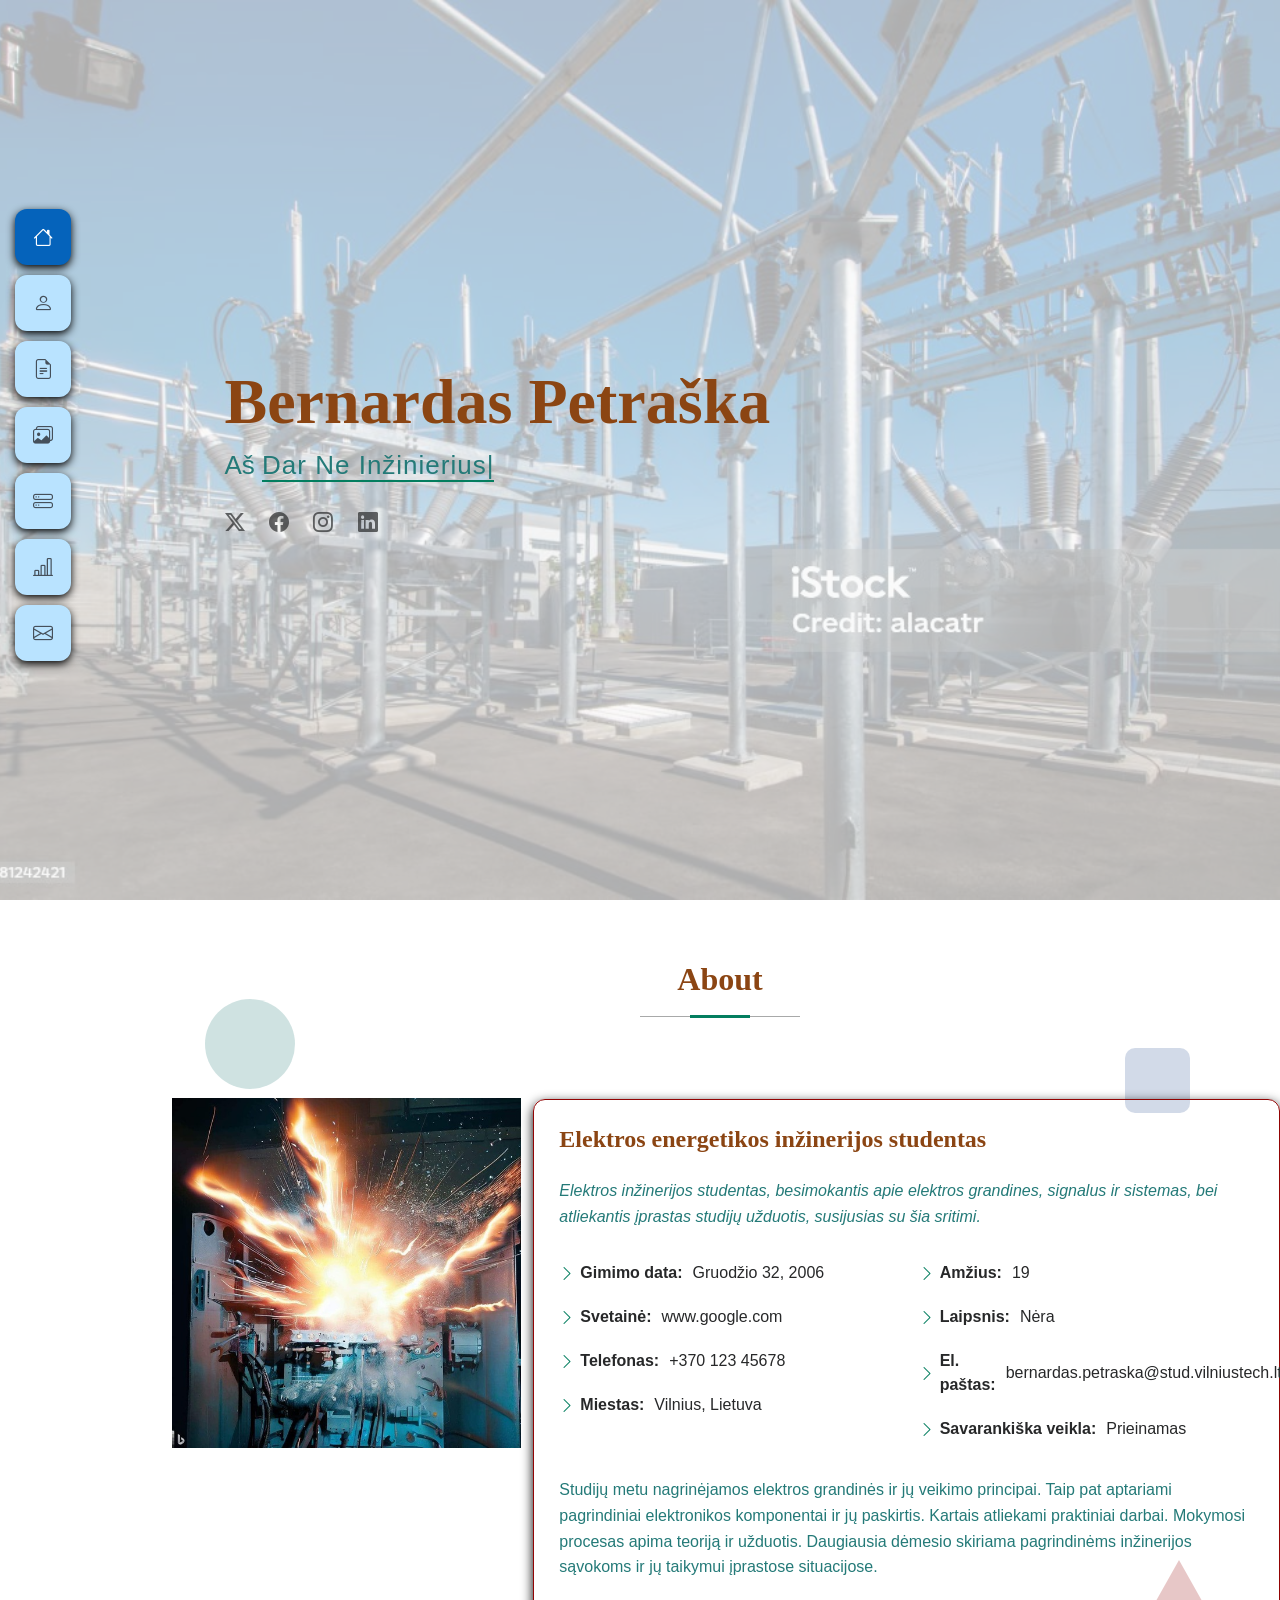
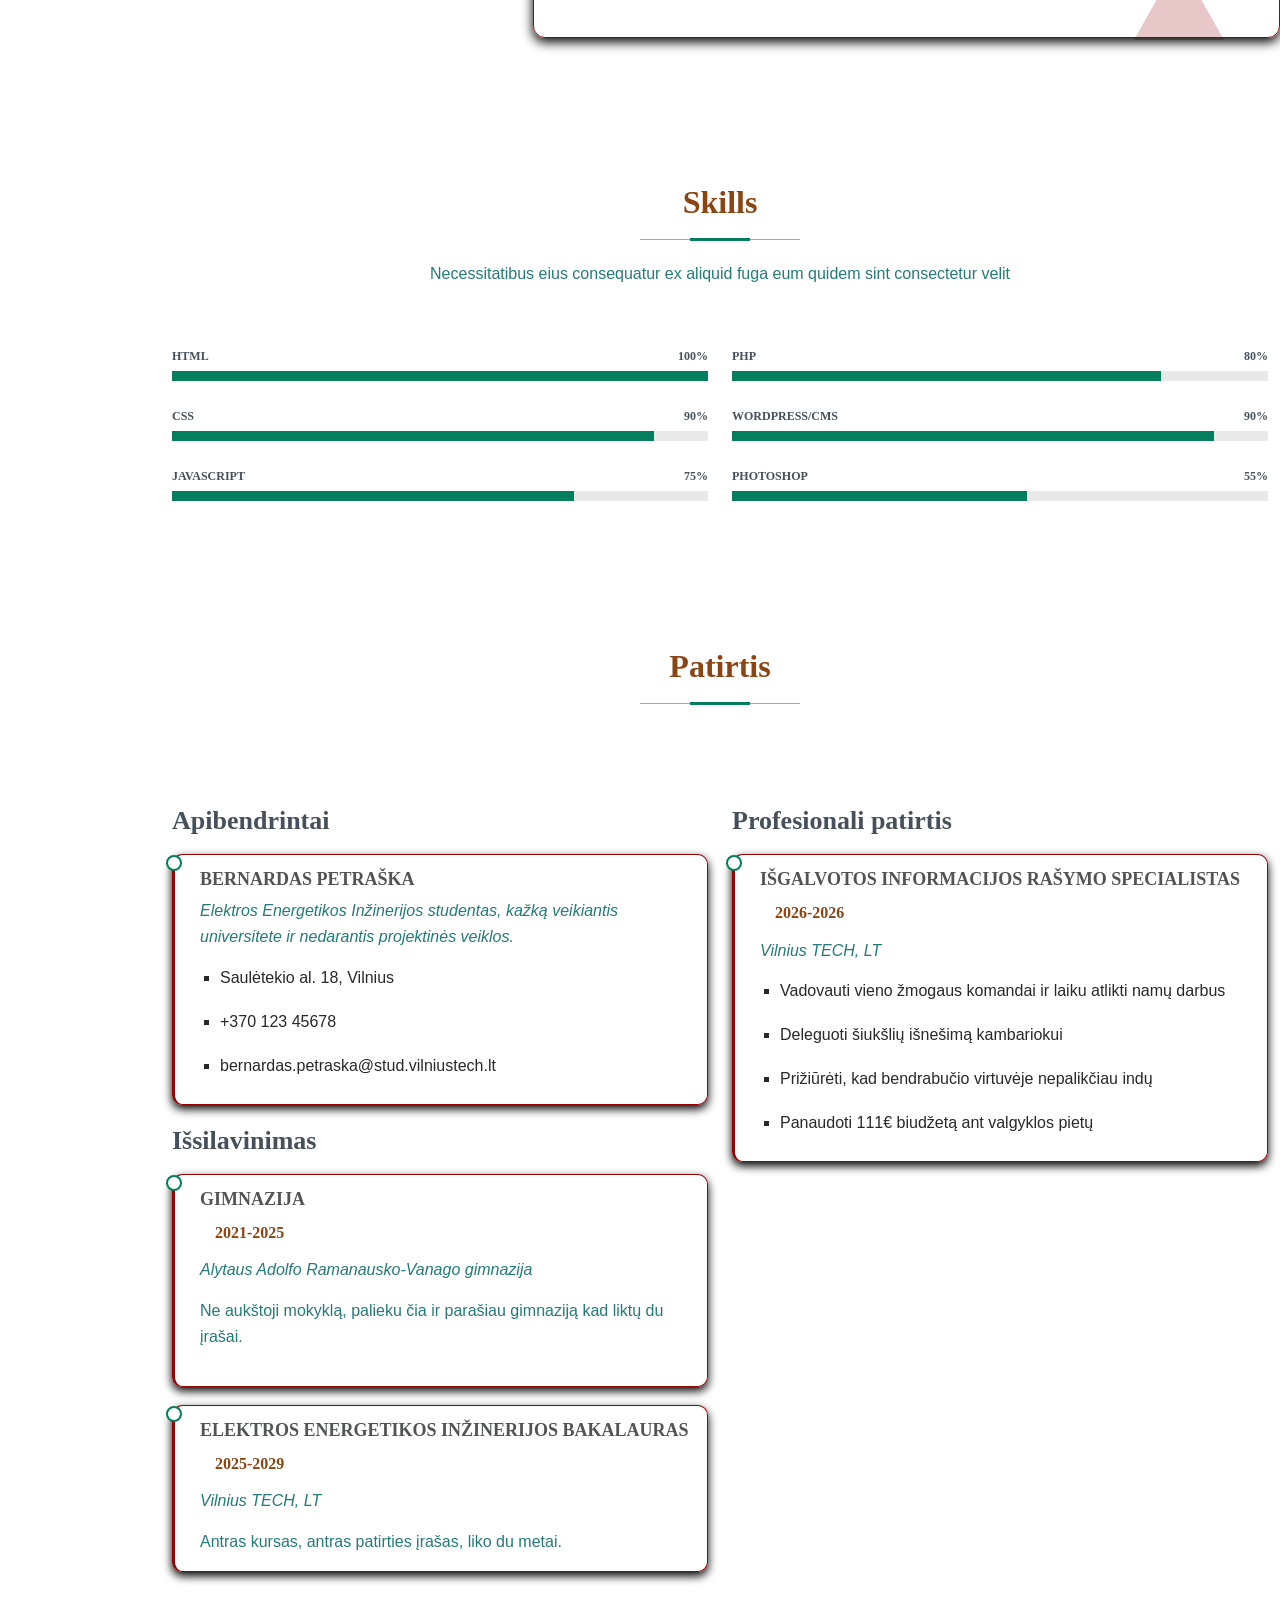
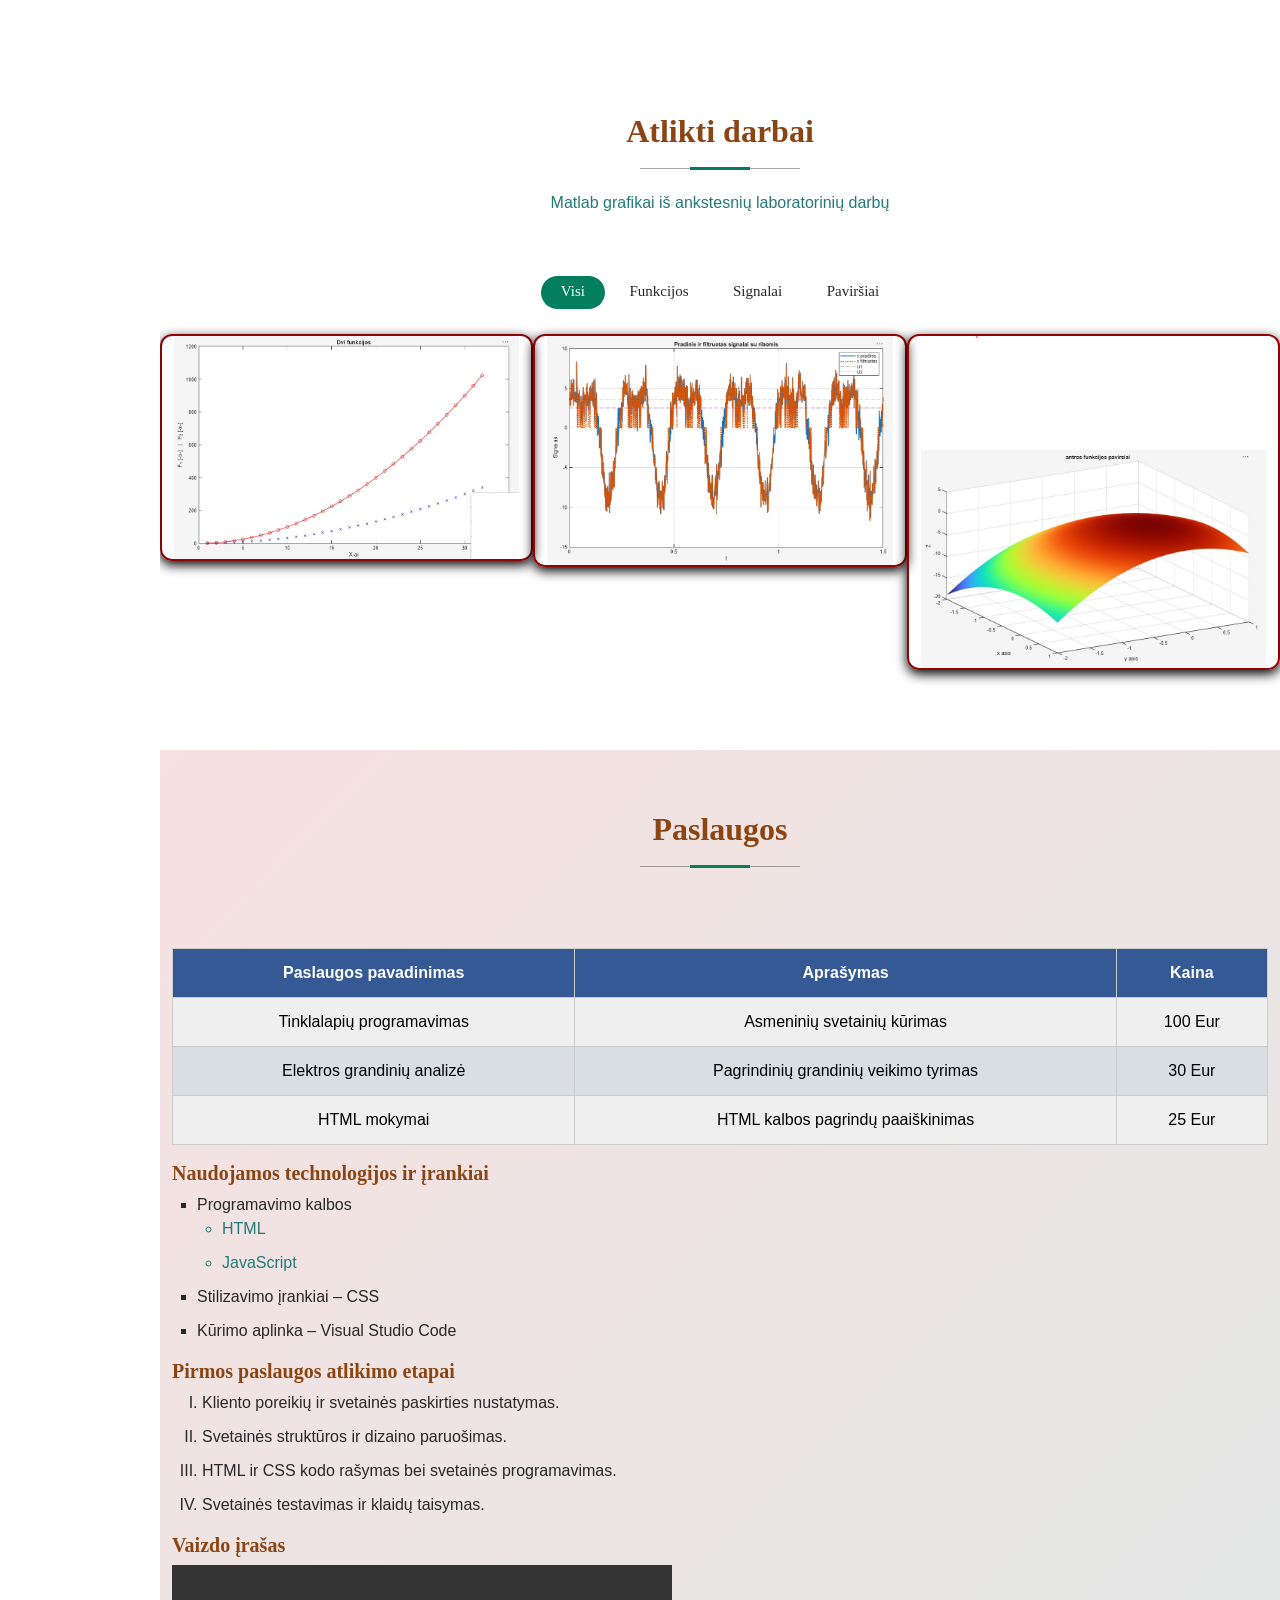
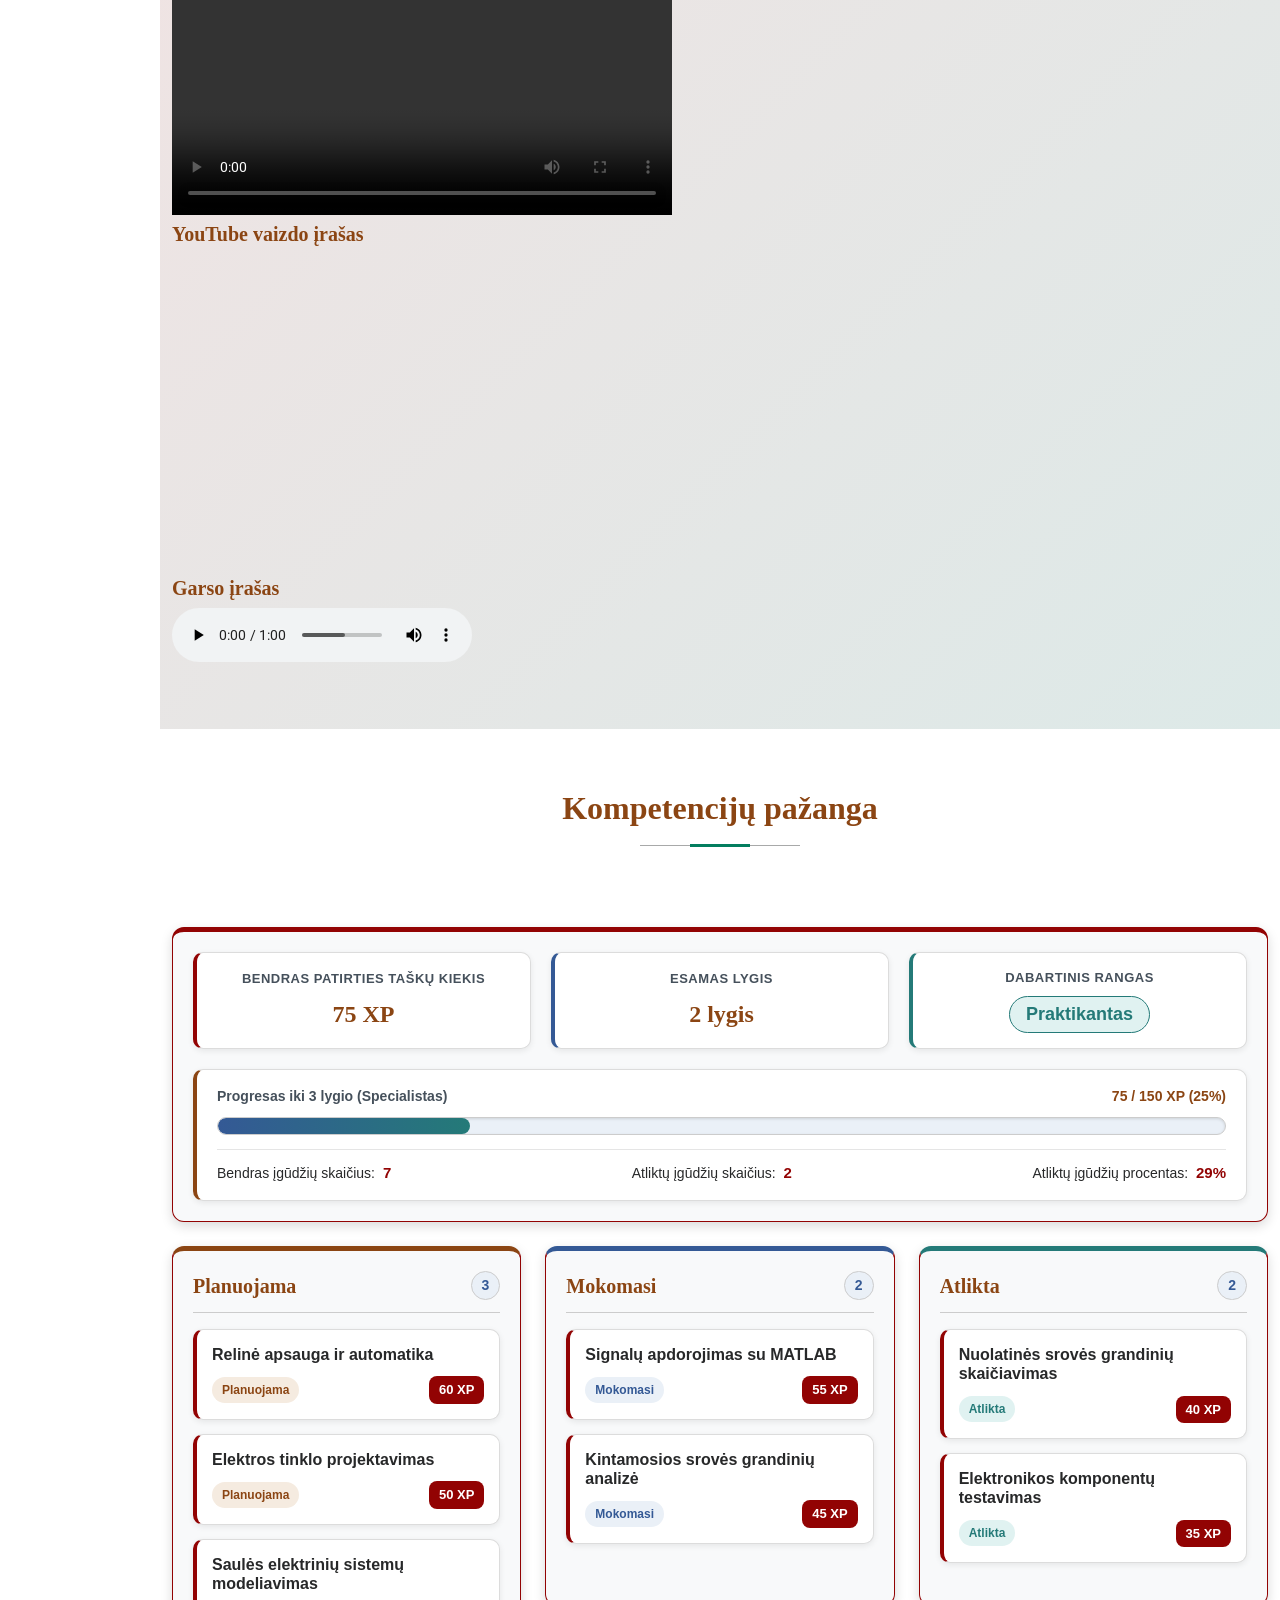
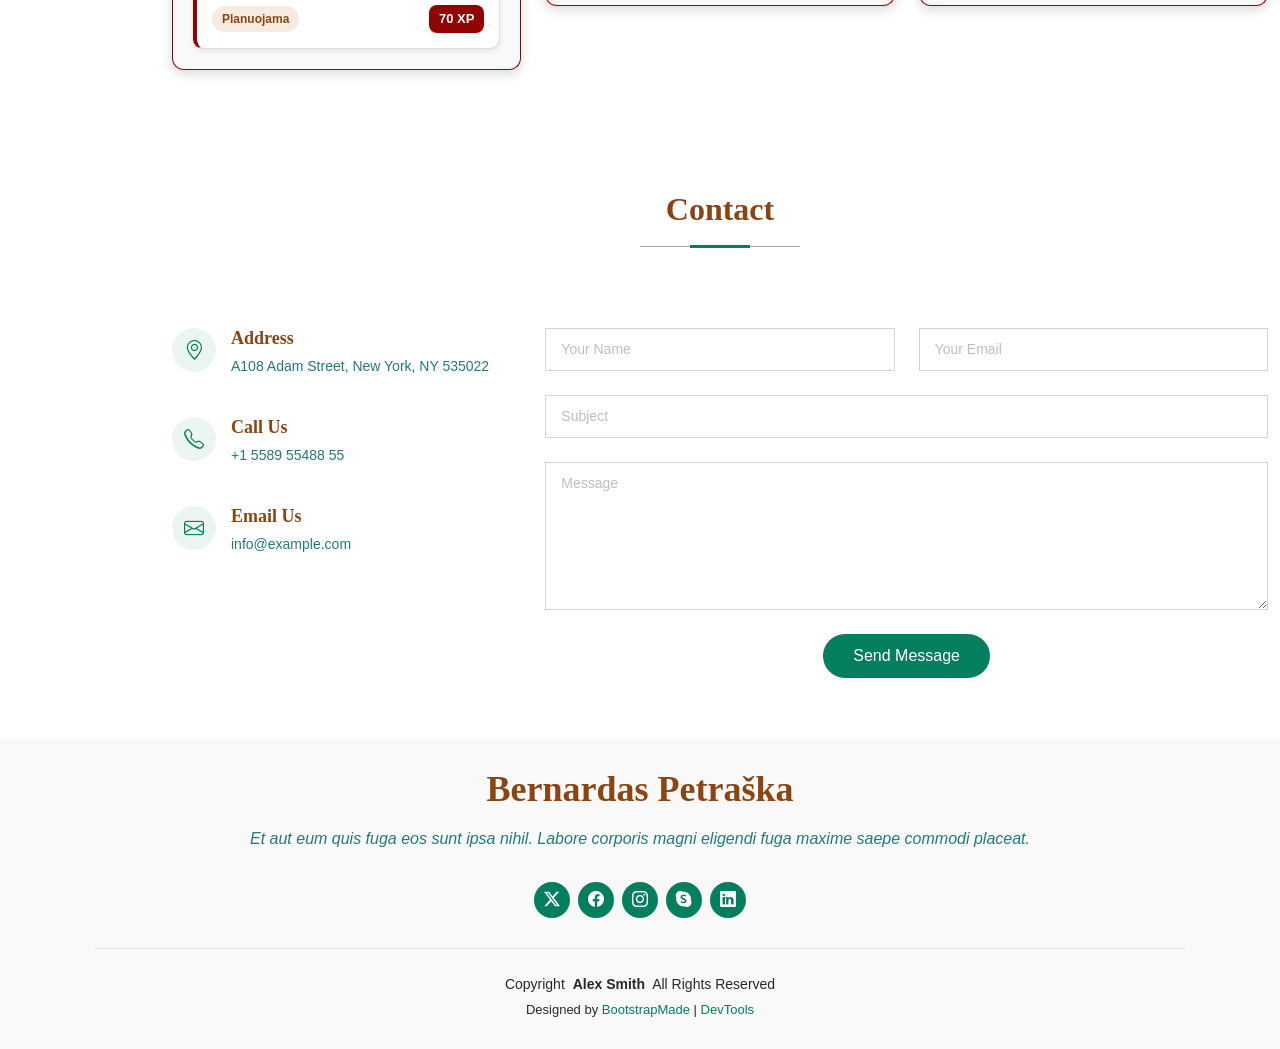
<file: index.html>
<!DOCTYPE html>
<html lang="lt">

<head>
  <meta charset="utf-8">
  <meta content="width=device-width, initial-scale=1.0" name="viewport">
  <title>Mano CV</title>
  <meta content="" name="description">
  <meta content="" name="keywords">
  <meta name="author" content="Bernardas Petraška">
  <meta name="description" content="Bernardas Petraška CV puslapis">

  <!-- Favicons -->
  <link href="assets/img/favicon.png" rel="icon">
  <link href="assets/img/apple-touch-icon.png" rel="apple-touch-icon">

  <!-- Fonts -->
  <link href="https://fonts.googleapis.com" rel="preconnect">
  <link href="https://fonts.gstatic.com" rel="preconnect" crossorigin>
  <link href="https://fonts.googleapis.com/css2?family=Roboto:ital,wght@0,100;0,300;0,400;0,500;0,700;0,900;1,100;1,300;1,400;1,500;1,700;1,900&family=Poppins:ital,wght@0,100;0,200;0,300;0,400;0,500;0,600;0,700;0,800;0,900;1,100;1,200;1,300;1,400;1,500;1,600;1,700;1,800;1,900&family=Raleway:ital,wght@0,100;0,200;0,300;0,400;0,500;0,600;0,700;0,800;0,900;1,100;1,200;1,300;1,400;1,500;1,600;1,700;1,800;1,900&display=swap" rel="stylesheet">

  <!-- Vendor CSS Files -->
  <link href="assets/vendor/bootstrap/css/bootstrap.min.css" rel="stylesheet">
  <link href="assets/vendor/bootstrap-icons/bootstrap-icons.css" rel="stylesheet">
  <link href="assets/vendor/aos/aos.css" rel="stylesheet">
  <link href="assets/vendor/glightbox/css/glightbox.min.css" rel="stylesheet">
  <link href="assets/vendor/swiper/swiper-bundle.min.css" rel="stylesheet">

  <!-- Main CSS File -->
  <link href="assets/css/main.css" rel="stylesheet">
  <link href="assets/css/custom.css" rel="stylesheet">

  <!-- =======================================================
  * Template Name: MyResume
  * Template URL: https://bootstrapmade.com/free-html-bootstrap-template-my-resume/
  * Updated: Jun 29 2024 with Bootstrap v5.3.3
  * Author: BootstrapMade.com
  * License: https://bootstrapmade.com/license/
  ======================================================== -->
</head>

<body class="index-page">

  <header id="header" class="header d-flex flex-column justify-content-center">

    <i class="header-toggle d-xl-none bi bi-list"></i>

    <nav id="navmenu" class="navmenu">
      <ul>
        <li><a href="#hero" class="active"><i class="bi bi-house navicon"></i><span>Pagrindinis</span></a></li>
        <li><a href="#about"><i class="bi bi-person navicon"></i><span>Apie</span></a></li>
        <li><a href="#resume"><i class="bi bi-file-earmark-text navicon"></i><span>Patirtis</span></a></li>
        <li><a href="#portfolio"><i class="bi bi-images navicon"></i><span>Atlikti darbai</span></a></li>
        <li><a href="#services"><i class="bi bi-hdd-stack navicon"></i><span>Paslaugos</span></a></li>
        <li><a href="#competencies"><i class="bi bi-bar-chart-line navicon"></i><span>Kompetencijų pažanga</span></a></li>
        <li><a href="#contact"><i class="bi bi-envelope navicon"></i><span>Kontaktai</span></a></li>
      </ul>
    </nav>

  </header>

  <main class="main">

    <!-- Hero Section -->
    <section id="hero" class="hero section light-background">

      <img src="assets/img/hero-bg.jpg" alt="elektros pastote">

      <div class="container" data-aos="zoom-out">
        <div class="row justify-content-center">
          <div class="col-lg-9">
            <h2>Bernardas Petraška</h2>
            <p>Aš <span class="typed" data-typed-items="Dar Ne Inžinierius">Dar Ne Inžinierius</span><span class="typed-cursor typed-cursor--blink" aria-hidden="true"></span></p>
            <div class="social-links">
              <a href="#"><i class="bi bi-twitter-x"></i></a>
              <a href="#"><i class="bi bi-facebook"></i></a>
              <a href="#"><i class="bi bi-instagram"></i></a>
              <a href="#"><i class="bi bi-linkedin"></i></a>
            </div>
          </div>
        </div>
      </div>

    </section><!-- /Hero Section -->

    <!-- About Section -->
    <section id="about" class="about section">

      <!-- Dekoratyvinės animuotos CSS figūros -->
      <div class="about-shapes" aria-hidden="true">
        <span class="css-shape shape-circle"></span>
        <span class="css-shape shape-triangle"></span>
        <span class="css-shape shape-diamond"></span>
      </div>

      <!-- Section Title -->
      <div class="container section-title" data-aos="fade-up">
        <h2>About</h2>
      </div><!-- End Section Title -->

      <div class="container" data-aos="fade-up" data-aos-delay="100">

        <div class="row gy-4 justify-content-center">
          <div class="col-lg-4">
            <img src="assets/img/profile-img.jpg" class="img-fluid" alt="Profilio nuotrauka">
          </div>
          <div class="col-lg-8 content">
            <h2>Elektros energetikos inžinerijos studentas</h2>
            <p class="fst-italic py-3">
              Elektros inžinerijos studentas, besimokantis apie elektros grandines, signalus ir sistemas, bei atliekantis
              įprastas studijų užduotis, susijusias su šia sritimi.
            </p>
            <div class="row">
              <div class="col-lg-6">
                <ul>
                  <li><i class="bi bi-chevron-right"></i> <strong>Gimimo data:</strong> <span>Gruodžio 32, 2006</span></li>
                  <li><i class="bi bi-chevron-right"></i> <strong>Svetainė:</strong> <span>www.google.com</span></li>
                  <li><i class="bi bi-chevron-right"></i> <strong>Telefonas:</strong> <span>+370 123 45678</span></li>
                  <li><i class="bi bi-chevron-right"></i> <strong>Miestas:</strong> <span>Vilnius, Lietuva</span></li>
                </ul>
              </div>
              <div class="col-lg-6">
                <ul>
                  <li><i class="bi bi-chevron-right"></i> <strong>Amžius:</strong> <span>19</span></li>
                  <li><i class="bi bi-chevron-right"></i> <strong>Laipsnis:</strong> <span>Nėra</span></li>
                  <li><i class="bi bi-chevron-right"></i> <strong>El. paštas:</strong> <span>bernardas.petraska@stud.vilniustech.lt</span></li>
                  <li><i class="bi bi-chevron-right"></i> <strong>Savarankiška veikla:</strong> <span>Prieinamas</span></li>
                </ul>
              </div>
            </div>
            <p class="py-3">
              Studijų metu nagrinėjamos elektros grandinės ir jų veikimo principai. Taip pat aptariami pagrindiniai elektronikos komponentai ir jų paskirtis. Kartais atliekami praktiniai darbai.
              Mokymosi procesas apima teoriją ir užduotis. Daugiausia dėmesio skiriama pagrindinėms inžinerijos sąvokoms ir jų taikymui įprastose situacijose.
            </p>
          </div>
        </div>

      </div>

    </section><!-- /About Section -->

    <!-- Skills Section -->
    <section id="skills" class="skills section">

      <!-- Section Title -->
      <div class="container section-title" data-aos="fade-up">
        <h2>Skills</h2>
        <p>Necessitatibus eius consequatur ex aliquid fuga eum quidem sint consectetur velit</p>
      </div><!-- End Section Title -->

      <div class="container" data-aos="fade-up" data-aos-delay="100">

        <div class="row skills-content skills-animation">

          <div class="col-lg-6">

            <div class="progress">
              <span class="skill"><span>HTML</span> <i class="val">100%</i></span>
              <div class="progress-bar-wrap">
                <div class="progress-bar" role="progressbar" aria-valuenow="100" aria-valuemin="0" aria-valuemax="100"></div>
              </div>
            </div><!-- End Skills Item -->

            <div class="progress">
              <span class="skill"><span>CSS</span> <i class="val">90%</i></span>
              <div class="progress-bar-wrap">
                <div class="progress-bar" role="progressbar" aria-valuenow="90" aria-valuemin="0" aria-valuemax="100"></div>
              </div>
            </div><!-- End Skills Item -->

            <div class="progress">
              <span class="skill"><span>JavaScript</span> <i class="val">75%</i></span>
              <div class="progress-bar-wrap">
                <div class="progress-bar" role="progressbar" aria-valuenow="75" aria-valuemin="0" aria-valuemax="100"></div>
              </div>
            </div><!-- End Skills Item -->

          </div>

          <div class="col-lg-6">

            <div class="progress">
              <span class="skill"><span>PHP</span> <i class="val">80%</i></span>
              <div class="progress-bar-wrap">
                <div class="progress-bar" role="progressbar" aria-valuenow="80" aria-valuemin="0" aria-valuemax="100"></div>
              </div>
            </div><!-- End Skills Item -->

            <div class="progress">
              <span class="skill"><span>WordPress/CMS</span> <i class="val">90%</i></span>
              <div class="progress-bar-wrap">
                <div class="progress-bar" role="progressbar" aria-valuenow="90" aria-valuemin="0" aria-valuemax="100"></div>
              </div>
            </div><!-- End Skills Item -->

            <div class="progress">
              <span class="skill"><span>Photoshop</span> <i class="val">55%</i></span>
              <div class="progress-bar-wrap">
                <div class="progress-bar" role="progressbar" aria-valuenow="55" aria-valuemin="0" aria-valuemax="100"></div>
              </div>
            </div><!-- End Skills Item -->

          </div>

        </div>

      </div>

    </section><!-- /Skills Section -->

    <!-- Resume Section -->
    <section id="resume" class="resume section">

      <!-- Section Title -->
      <div class="container section-title" data-aos="fade-up">
        <h2>Patirtis</h2>
      </div><!-- End Section Title -->

      <div class="container">

        <div class="row">

          <div class="col-lg-6" data-aos="fade-up" data-aos-delay="100">
            <h3 class="resume-title">Apibendrintai</h3>

            <div class="resume-item pb-0">
              <h4>Bernardas Petraška</h4>
              <p><em>Elektros Energetikos Inžinerijos studentas, kažką veikiantis universitete ir nedarantis projektinės veiklos.</em></p>
              <ul>
                <li>Saulėtekio al. 18, Vilnius</li>
                <li>+370 123 45678</li>
                <li>bernardas.petraska@stud.vilniustech.lt</li>
              </ul>
            </div><!-- Edn Resume Item -->

            <h3 class="resume-title">Išsilavinimas</h3>
            <div class="resume-item">
              <h4>Gimnazija</h4>
              <h5>2021-2025</h5>
              <p><em>Alytaus Adolfo Ramanausko-Vanago gimnazija</em></p>
              <p>Ne aukštoji mokyklą, palieku čia ir parašiau gimnaziją kad liktų du įrašai.</p>
            </div><!-- Edn Resume Item -->

            <div class="resume-item">
              <h4>Elektros energetikos inžinerijos bakalauras</h4>
              <h5>2025-2029</h5>
              <p><em>Vilnius TECH, LT</em></p>
              <p>Antras kursas, antras patirties įrašas, liko du metai.</p>
            </div><!-- Edn Resume Item -->

          </div>

          <div class="col-lg-6" data-aos="fade-up" data-aos-delay="200">
            <h3 class="resume-title">Profesionali patirtis</h3>
            <div class="resume-item">
              <h4>Išgalvotos informacijos rašymo specialistas</h4>
              <h5>2026-2026</h5>
              <p><em>Vilnius TECH, LT </em></p>
              <ul>
                <li>Vadovauti vieno žmogaus komandai ir laiku atlikti namų darbus</li>
                <li>Deleguoti šiukšlių išnešimą kambariokui</li>
                <li>Prižiūrėti, kad bendrabučio virtuvėje nepalikčiau indų</li>
                <li>Panaudoti 111€ biudžetą ant valgyklos pietų</li>
              </ul>
            </div><!-- Edn Resume Item -->


          </div>

        </div>

      </div>

    </section><!-- /Resume Section -->

    <!-- Portfolio Section -->
    <section id="portfolio" class="portfolio section">

      <!-- Section Title -->
      <div class="container section-title" data-aos="fade-up">
        <h2>Atlikti darbai</h2>
        <p>Matlab grafikai iš ankstesnių laboratorinių darbų</p>
      </div><!-- End Section Title -->

      <div class="container">

        <div class="isotope-layout" data-default-filter="*" data-layout="masonry" data-sort="original-order">

          <ul class="portfolio-filters isotope-filters" data-aos="fade-up" data-aos-delay="100">
            <li data-filter="*" class="filter-active">Visi</li>
            <li data-filter=".filter-app">Funkcijos</li>
            <li data-filter=".filter-product">Signalai</li>
            <li data-filter=".filter-branding">Paviršiai</li>
          </ul><!-- End Portfolio Filters -->

          <div class="row gy-4 isotope-container" data-aos="fade-up" data-aos-delay="200">

            <div class="col-lg-4 col-md-6 portfolio-item isotope-item filter-app">
              <img src="assets/img/masonry-portfolio/masonry-portfolio-1.jpg" class="img-fluid" alt="funkcijos su markeriais">
              <div class="portfolio-info">
                <h4>Funkcija 1</h4>
                <p>Su skirtingais markeriais</p>
                <a href="assets/img/masonry-portfolio/masonry-portfolio-1.jpg" title="App 1" data-gallery="portfolio-gallery-app" class="glightbox preview-link"><i class="bi bi-zoom-in"></i></a>
                <a href="" title="More Details" class="details-link"><i class="bi bi-link-45deg"></i></a>
              </div>
            </div><!-- End Portfolio Item -->

            <div class="col-lg-4 col-md-6 portfolio-item isotope-item filter-product">
              <img src="assets/img/masonry-portfolio/masonry-portfolio-2.jpg" class="img-fluid" alt="filtruotas signalas">
              <div class="portfolio-info">
                <h4>Signalas 1</h4>
                <p>Daug duomenų</p>
                <a href="assets/img/masonry-portfolio/masonry-portfolio-2.jpg" title="Product 1" data-gallery="portfolio-gallery-product" class="glightbox preview-link"><i class="bi bi-zoom-in"></i></a>
                <a href="" title="More Details" class="details-link"><i class="bi bi-link-45deg"></i></a>
              </div>
            </div><!-- End Portfolio Item -->

            <div class="col-lg-4 col-md-6 portfolio-item isotope-item filter-branding">
              <img src="assets/img/masonry-portfolio/masonry-portfolio-3.jpg" class="img-fluid" alt="surf funkcijos rezultatas">
              <div class="portfolio-info">
                <h4>Paviršius 1</h4>
                <p>Gražus colormap</p>
                <a href="assets/img/masonry-portfolio/masonry-portfolio-3.jpg" title="Branding 1" data-gallery="portfolio-gallery-branding" class="glightbox preview-link"><i class="bi bi-zoom-in"></i></a>
                <a href="" title="More Details" class="details-link"><i class="bi bi-link-45deg"></i></a>
              </div>
            </div><!-- End Portfolio Item -->


          </div><!-- End Portfolio Container -->

        </div>

      </div>

    </section><!-- /Portfolio Section -->

    <!-- Services Section -->
    <section id="services" class="services section">

      <!-- Section Title -->
      <div class="container section-title" data-aos="fade-up">
        <h2>Paslaugos</h2>
      </div><!-- End Section Title -->

      <div class="container">

        <table class="table">
          <thead>
            <tr>
              <th>Paslaugos pavadinimas</th>
              <th>Aprašymas</th>
              <th>Kaina</th>
            </tr>
          </thead>

          <tbody>
            <tr>
              <td>Tinklalapių programavimas</td>
              <td>Asmeninių svetainių kūrimas</td>
              <td>100 Eur</td>
            </tr>
            <tr>
              <td>Elektros grandinių analizė</td>
              <td>Pagrindinių grandinių veikimo tyrimas</td>
              <td>30 Eur</td>
            </tr>
            <tr>
              <td>HTML mokymai</td>
              <td>HTML kalbos pagrindų paaiškinimas</td>
              <td>25 Eur</td>
            </tr>
          </tbody>
        </table>
      
      <h4>Naudojamos technologijos ir įrankiai</h4>

        <ul>
          <li>Programavimo kalbos
            <ul>
              <li>HTML</li>
              <li>JavaScript</li>
            </ul>
          </li>
          <li>Stilizavimo įrankiai – CSS</li>
          <li>Kūrimo aplinka – Visual Studio Code</li>
        </ul>

        <h4>Pirmos paslaugos atlikimo etapai</h4>

        <ol>
          <li>Kliento poreikių ir svetainės paskirties nustatymas.</li>
          <li>Svetainės struktūros ir dizaino paruošimas.</li>
          <li>HTML ir CSS kodo rašymas bei svetainės programavimas.</li>
          <li>Svetainės testavimas ir klaidų taisymas.</li>
        </ol>
        
        <h4>Vaizdo įrašas</h4>

        <video width="500" controls>
          <source src="assets/media/media-1.mp4" type="video/mp4">
        </video>

        <h4>YouTube vaizdo įrašas</h4>

        <iframe
          width="560"
          height="315"
          src="https://www.youtube.com/embed/BoUVIhtqjAw"
          title="YouTube vaizdo įrašas">
        </iframe>

        <h4>Garso įrašas</h4>

        <audio controls>
          <source src="assets/media/media-2.mp3" type="audio/mpeg">
        </audio>

      </div>

    </section><!-- /Services Section -->

    <!-- Competencies Section -->
    <section id="competencies" class="competencies section">
      <!-- Section Title -->
      <div class="container section-title" data-aos="fade-up">
        <h2>Kompetencijų pažanga</h2>
      </div><!-- End Section Title -->

      <div class="container" data-aos="fade-up" data-aos-delay="100">

        <div class="xp-summary-block">

          <div class="xp-stat-item">
            <span class="xp-stat-label">Bendras patirties taškų kiekis</span>
            <span class="xp-stat-value" id="total-xp">75 XP</span>
          </div>
        
          <div class="xp-stat-item">
            <span class="xp-stat-label">Esamas lygis</span>
            <span class="xp-stat-value" id="current-level">2 lygis</span>
          </div>
        
          <div class="xp-stat-item">
            <span class="xp-stat-label">Dabartinis rangas</span>
            <span class="xp-stat-value xp-rank-badge" id="current-rank">Praktikantas</span>
          </div>

          <div class="xp-progress-section">

            <div class="xp-progress-header">
              <span class="xp-progress-title">Progresas iki 3 lygio (Specialistas)</span>
              <span class="xp-progress-numbers" id="xp-progress-text">75 / 150 XP (25%)</span>
            </div>
        
            <div class="xp-progress-track">
              <div class="xp-progress-fill" id="xp-progress-bar" style="width: 25%;"></div>
            </div>
        
            <div class="skills-stats-row">
              <div class="skill-stat-label">
                Bendras įgūdžių skaičius: <strong id="total-skills-count">7</strong>
              </div>
              <div class="skill-stat-label">
                Atliktų įgūdžių skaičius: <strong id="completed-skills-count">2</strong>
              </div>
              <div class="skill-stat-label">
                Atliktų įgūdžių procentas: <strong id="completed-skills-percent">29%</strong>
              </div>
            </div>
        
          </div>
        
        </div>

        <div class="kanban-board">

          <!-- 1 stulpelis: Planuojama -->
          <div class="kanban-column column-planned">
            <div class="kanban-column-header">
              <h3>Planuojama</h3>
              <span class="column-count">3</span>
            </div>
            <div class="kanban-cards">
        
              <div class="skill-card" data-status="Planuojama" data-xp="60">
                <h4 class="skill-title">Relinė apsauga ir automatika</h4>
                <div class="skill-meta">
                  <span class="skill-status status-planned">Planuojama</span>
                  <span class="skill-xp">60 XP</span>
                </div>
              </div>
        
              <div class="skill-card" data-status="Planuojama" data-xp="50">
                <h4 class="skill-title">Elektros tinklo projektavimas</h4>
                <div class="skill-meta">
                  <span class="skill-status status-planned">Planuojama</span>
                  <span class="skill-xp">50 XP</span>
                </div>
              </div>
        
              <div class="skill-card" data-status="Planuojama" data-xp="70">
                <h4 class="skill-title">Saulės elektrinių sistemų modeliavimas</h4>
                <div class="skill-meta">
                  <span class="skill-status status-planned">Planuojama</span>
                  <span class="skill-xp">70 XP</span>
                </div>
              </div>
        
            </div>
          </div>
        
          <!-- 2 stulpelis: Mokomasi -->
          <div class="kanban-column column-learning">
            <div class="kanban-column-header">
              <h3>Mokomasi</h3>
              <span class="column-count">2</span>
            </div>
            <div class="kanban-cards">
        
              <div class="skill-card" data-status="Mokomasi" data-xp="55">
                <h4 class="skill-title">Signalų apdorojimas su MATLAB</h4>
                <div class="skill-meta">
                  <span class="skill-status status-learning">Mokomasi</span>
                  <span class="skill-xp">55 XP</span>
                </div>
              </div>
        
              <div class="skill-card" data-status="Mokomasi" data-xp="45">
                <h4 class="skill-title">Kintamosios srovės grandinių analizė</h4>
                <div class="skill-meta">
                  <span class="skill-status status-learning">Mokomasi</span>
                  <span class="skill-xp">45 XP</span>
                </div>
              </div>
        
            </div>
          </div>
        
          <!-- 3 stulpelis: Atlikta -->
          <div class="kanban-column column-done">
            <div class="kanban-column-header">
              <h3>Atlikta</h3>
              <span class="column-count">2</span>
            </div>
            <div class="kanban-cards">
        
              <div class="skill-card" data-status="Atlikta" data-xp="40">
                <h4 class="skill-title">Nuolatinės srovės grandinių skaičiavimas</h4>
                <div class="skill-meta">
                  <span class="skill-status status-done">Atlikta</span>
                  <span class="skill-xp">40 XP</span>
                </div>
              </div>
        
              <div class="skill-card" data-status="Atlikta" data-xp="35">
                <h4 class="skill-title">Elektronikos komponentų testavimas</h4>
                <div class="skill-meta">
                  <span class="skill-status status-done">Atlikta</span>
                  <span class="skill-xp">35 XP</span>
                </div>
              </div>
        
            </div>
          </div>
        
        </div>
      </div>
    </section><!-- /Competencies Section -->

    <!-- Contact Section -->
    <section id="contact" class="contact section">

      <!-- Section Title -->
      <div class="container section-title" data-aos="fade-up">
        <h2>Contact</h2>
      </div><!-- End Section Title -->

      <div class="container" data-aos="fade" data-aos-delay="100">

        <div class="row gy-4">

          <div class="col-lg-4">
            <div class="info-item d-flex" data-aos="fade-up" data-aos-delay="200">
              <i class="bi bi-geo-alt flex-shrink-0"></i>
              <div>
                <h3>Address</h3>
                <p>A108 Adam Street, New York, NY 535022</p>
              </div>
            </div><!-- End Info Item -->

            <div class="info-item d-flex" data-aos="fade-up" data-aos-delay="300">
              <i class="bi bi-telephone flex-shrink-0"></i>
              <div>
                <h3>Call Us</h3>
                <p>+1 5589 55488 55</p>
              </div>
            </div><!-- End Info Item -->

            <div class="info-item d-flex" data-aos="fade-up" data-aos-delay="400">
              <i class="bi bi-envelope flex-shrink-0"></i>
              <div>
                <h3>Email Us</h3>
                <p>info@example.com</p>
              </div>
            </div><!-- End Info Item -->

          </div>

          <div class="col-lg-8">
            <form action="forms/contact.php" method="post" class="php-email-form" data-aos="fade-up" data-aos-delay="200">
              <div class="row gy-4">

                <div class="col-md-6">
                  <input type="text" name="name" class="form-control" placeholder="Your Name" required="">
                </div>

                <div class="col-md-6 ">
                  <input type="email" class="form-control" name="email" placeholder="Your Email" required="">
                </div>

                <div class="col-md-12">
                  <input type="text" class="form-control" name="subject" placeholder="Subject" required="">
                </div>

                <div class="col-md-12">
                  <textarea class="form-control" name="message" rows="6" placeholder="Message" required=""></textarea>
                </div>

                <div class="col-md-12 text-center">
                  <div class="loading">Loading</div>
                  <div class="error-message"></div>
                  <div class="sent-message">Your message has been sent. Thank you!</div>

                  <button type="submit">Send Message</button>
                </div>

              </div>
            </form>
          </div><!-- End Contact Form -->

        </div>

      </div>

    </section><!-- /Contact Section -->

  </main>

  <footer id="footer" class="footer position-relative light-background">
    <div class="container">
      <h3 class="sitename"> Bernardas Petraška</h3>
      <p>Et aut eum quis fuga eos sunt ipsa nihil. Labore corporis magni eligendi fuga maxime saepe commodi placeat.</p>
      <div class="social-links d-flex justify-content-center">
        <a href=""><i class="bi bi-twitter-x"></i></a>
        <a href=""><i class="bi bi-facebook"></i></a>
        <a href=""><i class="bi bi-instagram"></i></a>
        <a href=""><i class="bi bi-skype"></i></a>
        <a href=""><i class="bi bi-linkedin"></i></a>
      </div>
      <div class="container">
        <div class="copyright">
          <span>Copyright</span> <strong class="px-1 sitename">Alex Smith</strong> <span>All Rights Reserved</span>
        </div>
        <div class="credits">
          <!-- All the links in the footer should remain intact. -->
          <!-- You can delete the links only if you've purchased the pro version. -->
          <!-- Licensing information: https://bootstrapmade.com/license/ -->
          <!-- Purchase the pro version with working PHP/AJAX contact form: [buy-url] -->
          Designed by <a href="https://bootstrapmade.com/">BootstrapMade</a> | <a href="https://bootstrapmade.com/tools/">DevTools</a>
        </div>
      </div>
    </div>
  </footer>

  <!-- Scroll Top -->
  <a href="#" id="scroll-top" class="scroll-top d-flex align-items-center justify-content-center"><i class="bi bi-arrow-up-short"></i></a>

  <!-- Preloader -->
  <div id="preloader"></div>

  <!-- Vendor JS Files -->
  <script src="assets/vendor/bootstrap/js/bootstrap.bundle.min.js"></script>
  <script src="assets/vendor/php-email-form/validate.js"></script>
  <script src="assets/vendor/aos/aos.js"></script>
  <script src="assets/vendor/typed.js/typed.umd.js"></script>
  <script src="assets/vendor/purecounter/purecounter_vanilla.js"></script>
  <script src="assets/vendor/waypoints/noframework.waypoints.js"></script>
  <script src="assets/vendor/glightbox/js/glightbox.min.js"></script>
  <script src="assets/vendor/imagesloaded/imagesloaded.pkgd.min.js"></script>
  <script src="assets/vendor/isotope-layout/isotope.pkgd.min.js"></script>
  <script src="assets/vendor/swiper/swiper-bundle.min.js"></script>

  <!-- Main JS File -->
  <script src="assets/js/main.js"></script>

</body>

</html>
</file>
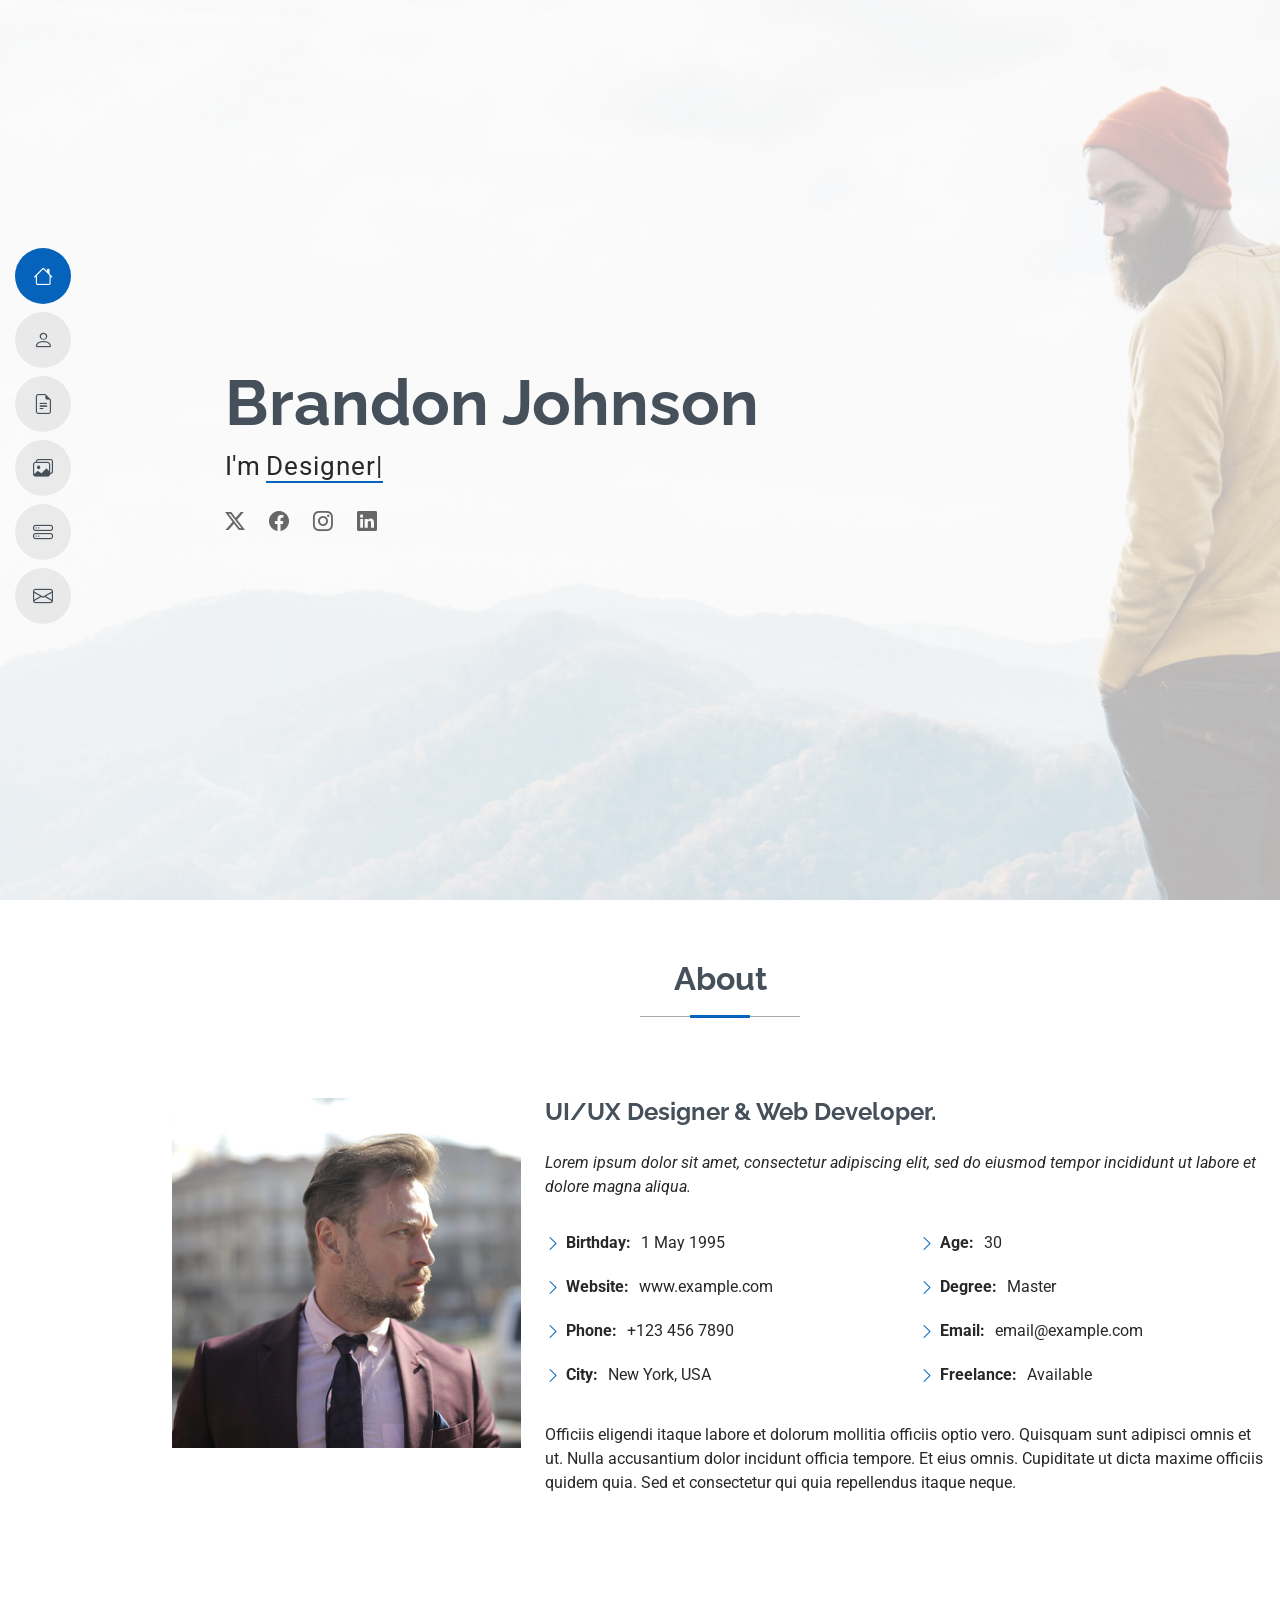
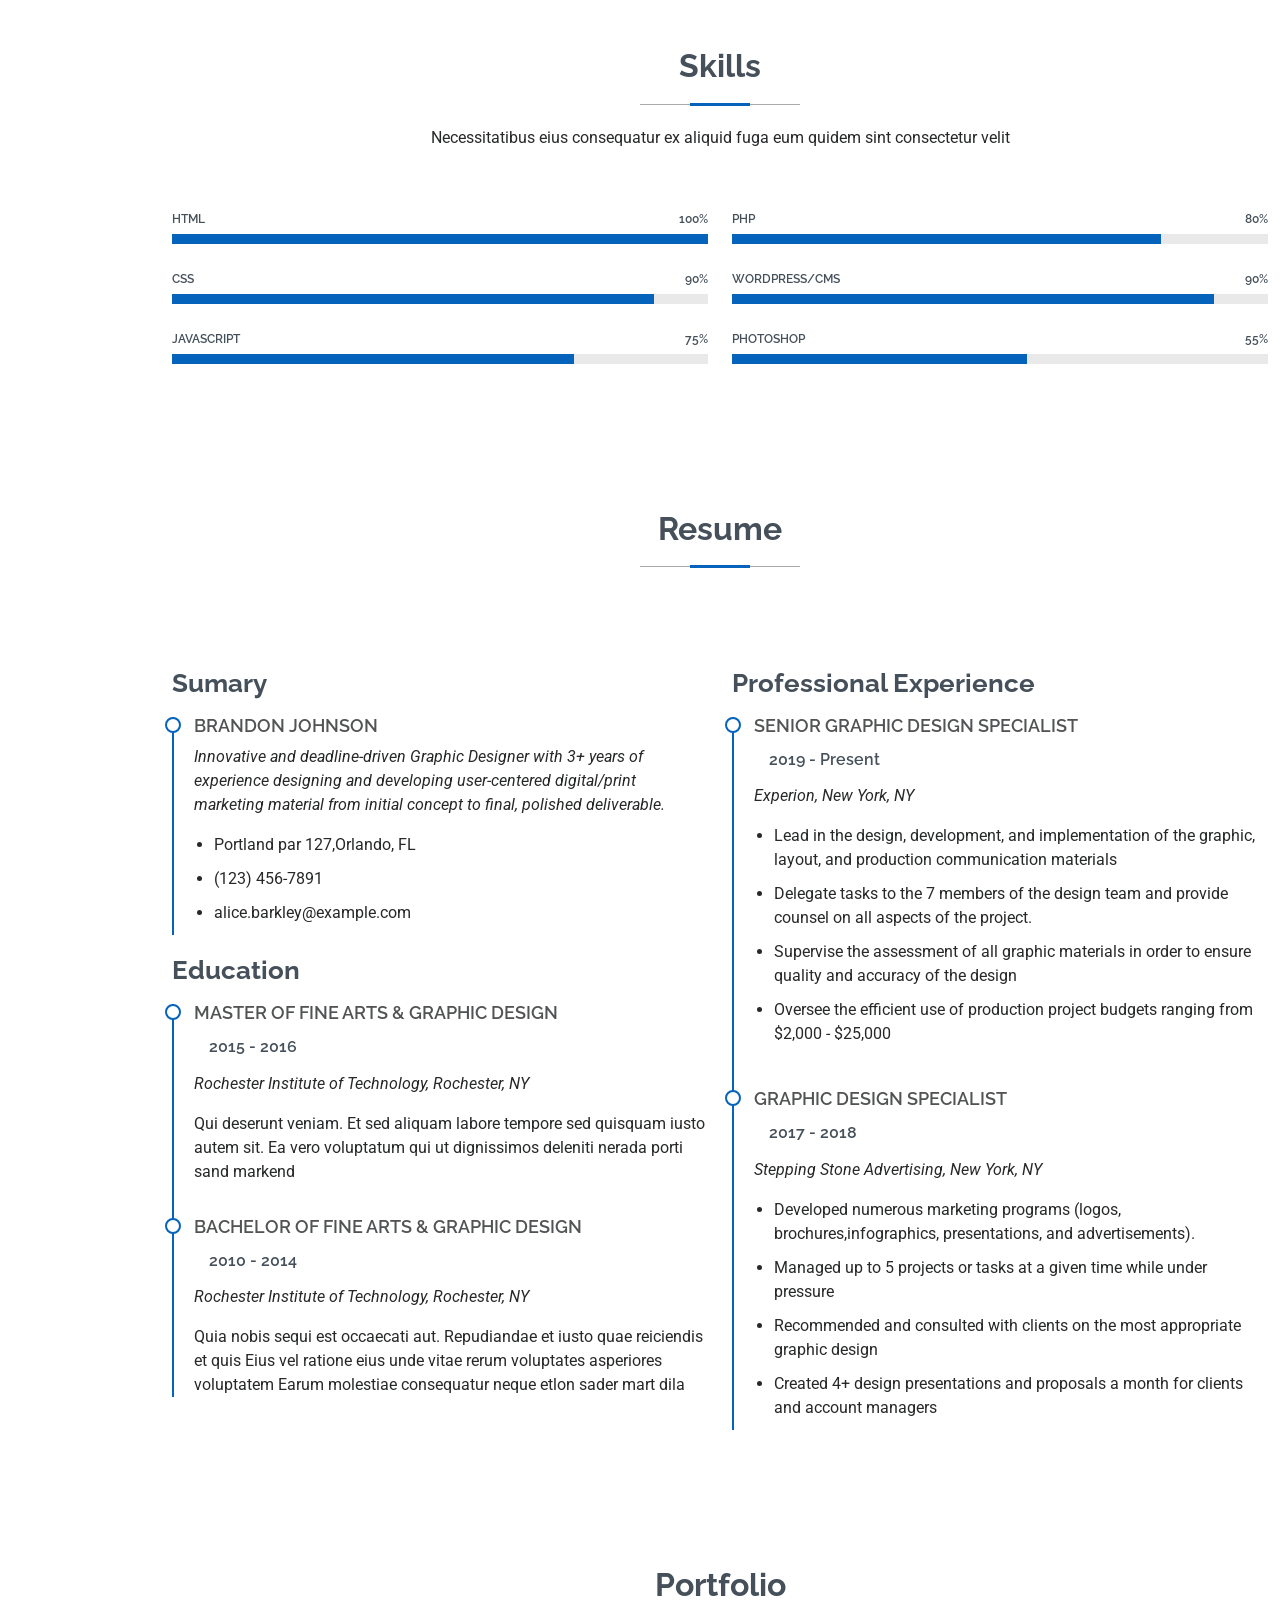
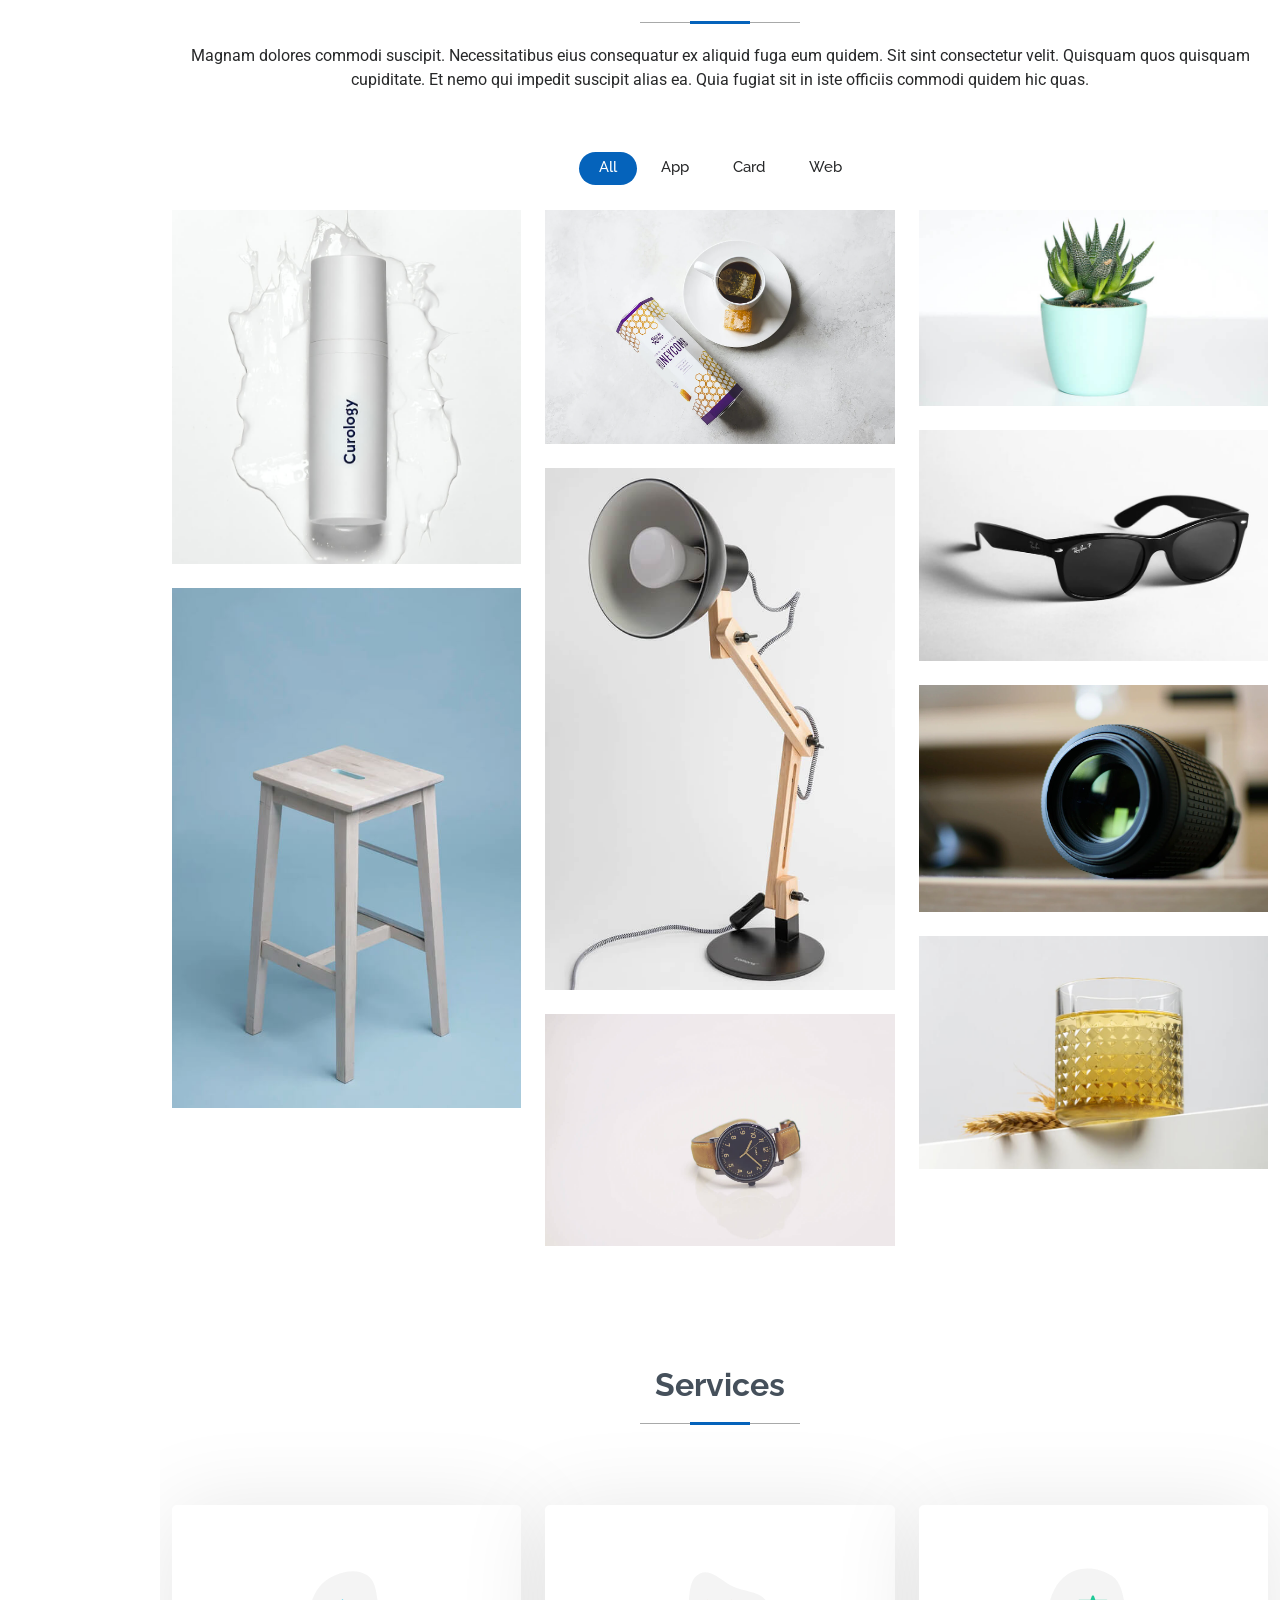
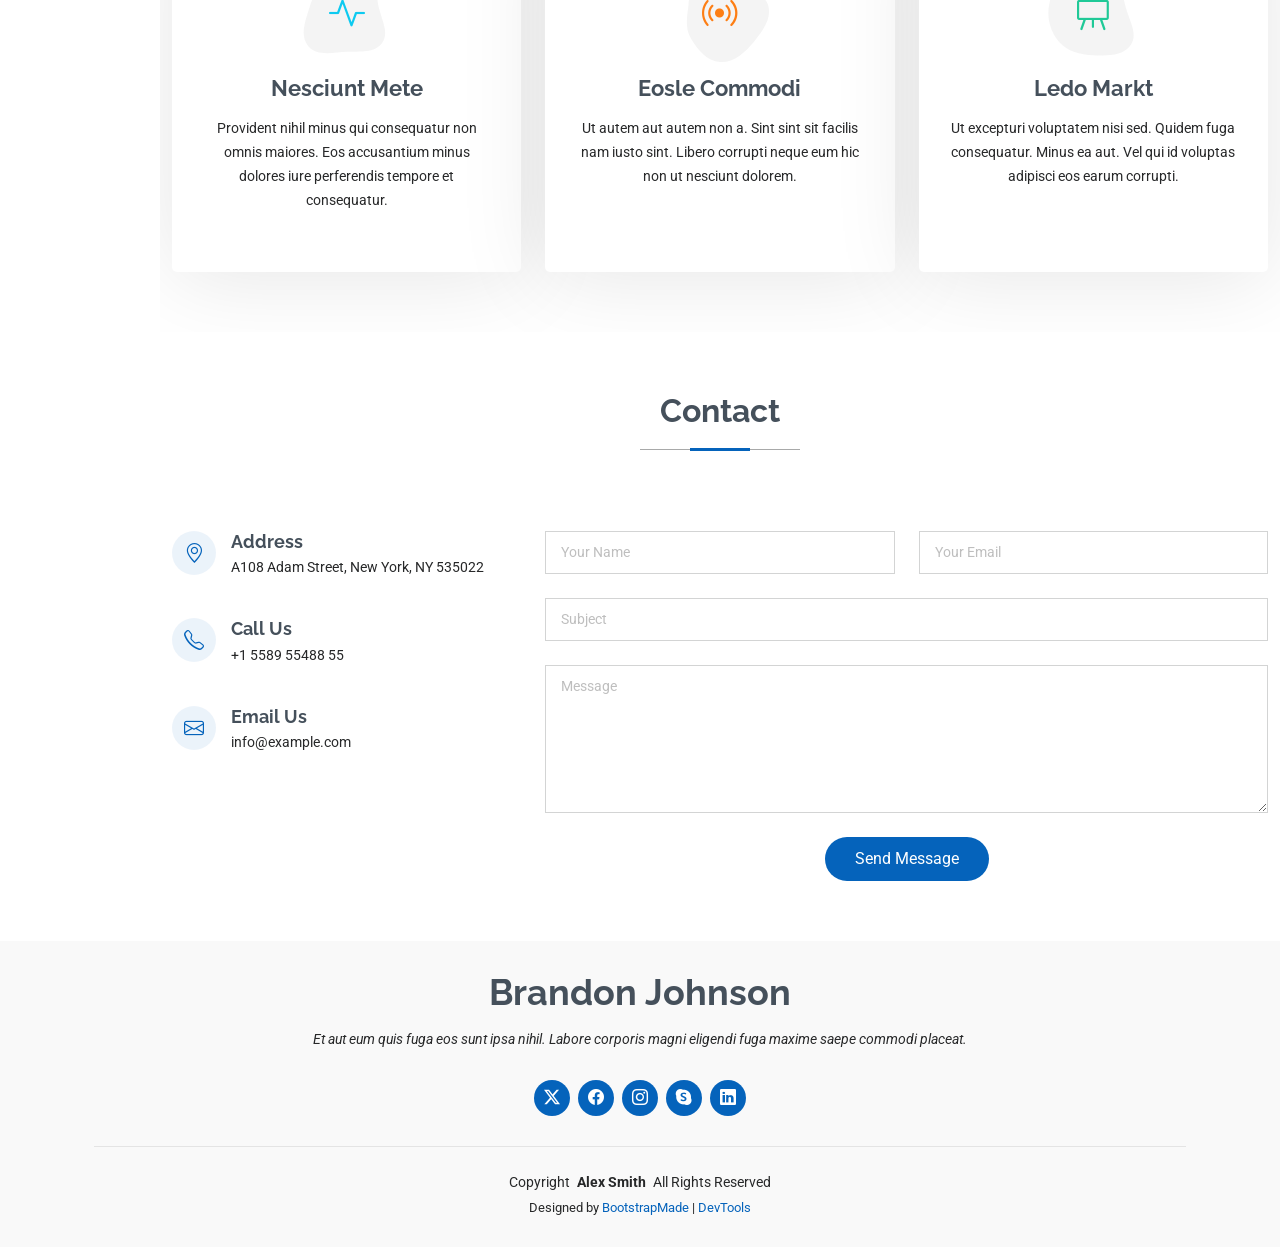
<file: template_2/index.html>
<!DOCTYPE html>
<html lang="en">

<head>
  <meta charset="utf-8">
  <meta content="width=device-width, initial-scale=1.0" name="viewport">
  <title>Index - MyResume Bootstrap Template</title>
  <meta content="" name="description">
  <meta content="" name="keywords">

  <!-- Favicons -->
  <link href="assets/img/favicon.png" rel="icon">
  <link href="assets/img/apple-touch-icon.png" rel="apple-touch-icon">

  <!-- Fonts -->
  <link href="https://fonts.googleapis.com" rel="preconnect">
  <link href="https://fonts.gstatic.com" rel="preconnect" crossorigin>
  <link href="https://fonts.googleapis.com/css2?family=Roboto:ital,wght@0,100;0,300;0,400;0,500;0,700;0,900;1,100;1,300;1,400;1,500;1,700;1,900&family=Poppins:ital,wght@0,100;0,200;0,300;0,400;0,500;0,600;0,700;0,800;0,900;1,100;1,200;1,300;1,400;1,500;1,600;1,700;1,800;1,900&family=Raleway:ital,wght@0,100;0,200;0,300;0,400;0,500;0,600;0,700;0,800;0,900;1,100;1,200;1,300;1,400;1,500;1,600;1,700;1,800;1,900&display=swap" rel="stylesheet">

  <!-- Vendor CSS Files -->
  <link href="assets/vendor/bootstrap/css/bootstrap.min.css" rel="stylesheet">
  <link href="assets/vendor/bootstrap-icons/bootstrap-icons.css" rel="stylesheet">
  <link href="assets/vendor/aos/aos.css" rel="stylesheet">
  <link href="assets/vendor/glightbox/css/glightbox.min.css" rel="stylesheet">
  <link href="assets/vendor/swiper/swiper-bundle.min.css" rel="stylesheet">

  <!-- Main CSS File -->
  <link href="assets/css/main.css" rel="stylesheet">

  <!-- =======================================================
  * Template Name: MyResume
  * Template URL: https://bootstrapmade.com/free-html-bootstrap-template-my-resume/
  * Updated: Jun 29 2024 with Bootstrap v5.3.3
  * Author: BootstrapMade.com
  * License: https://bootstrapmade.com/license/
  ======================================================== -->
</head>

<body class="index-page">

  <header id="header" class="header d-flex flex-column justify-content-center">

    <i class="header-toggle d-xl-none bi bi-list"></i>

    <nav id="navmenu" class="navmenu">
      <ul>
        <li><a href="#hero" class="active"><i class="bi bi-house navicon"></i><span>Home</span></a></li>
        <li><a href="#about"><i class="bi bi-person navicon"></i><span>About</span></a></li>
        <li><a href="#resume"><i class="bi bi-file-earmark-text navicon"></i><span>Resume</span></a></li>
        <li><a href="#portfolio"><i class="bi bi-images navicon"></i><span>Portfolio</span></a></li>
        <li><a href="#services"><i class="bi bi-hdd-stack navicon"></i><span>Services</span></a></li>
        <li><a href="#contact"><i class="bi bi-envelope navicon"></i><span>Contact</span></a></li>
      </ul>
    </nav>

  </header>

  <main class="main">

    <!-- Hero Section -->
    <section id="hero" class="hero section light-background">

      <img src="assets/img/hero-bg.jpg" alt="">

      <div class="container" data-aos="zoom-out">
        <div class="row justify-content-center">
          <div class="col-lg-9">
            <h2>Brandon Johnson</h2>
            <p>I'm <span class="typed" data-typed-items="Designer, Developer, Freelancer, Photographer">Designer</span><span class="typed-cursor typed-cursor--blink" aria-hidden="true"></span></p>
            <div class="social-links">
              <a href="#"><i class="bi bi-twitter-x"></i></a>
              <a href="#"><i class="bi bi-facebook"></i></a>
              <a href="#"><i class="bi bi-instagram"></i></a>
              <a href="#"><i class="bi bi-linkedin"></i></a>
            </div>
          </div>
        </div>
      </div>

    </section><!-- /Hero Section -->

    <!-- About Section -->
    <section id="about" class="about section">

      <!-- Section Title -->
      <div class="container section-title" data-aos="fade-up">
        <h2>About</h2>
      </div><!-- End Section Title -->

      <div class="container" data-aos="fade-up" data-aos-delay="100">

        <div class="row gy-4 justify-content-center">
          <div class="col-lg-4">
            <img src="assets/img/profile-img.jpg" class="img-fluid" alt="">
          </div>
          <div class="col-lg-8 content">
            <h2>UI/UX Designer &amp; Web Developer.</h2>
            <p class="fst-italic py-3">
              Lorem ipsum dolor sit amet, consectetur adipiscing elit, sed do eiusmod tempor incididunt ut labore et dolore
              magna aliqua.
            </p>
            <div class="row">
              <div class="col-lg-6">
                <ul>
                  <li><i class="bi bi-chevron-right"></i> <strong>Birthday:</strong> <span>1 May 1995</span></li>
                  <li><i class="bi bi-chevron-right"></i> <strong>Website:</strong> <span>www.example.com</span></li>
                  <li><i class="bi bi-chevron-right"></i> <strong>Phone:</strong> <span>+123 456 7890</span></li>
                  <li><i class="bi bi-chevron-right"></i> <strong>City:</strong> <span>New York, USA</span></li>
                </ul>
              </div>
              <div class="col-lg-6">
                <ul>
                  <li><i class="bi bi-chevron-right"></i> <strong>Age:</strong> <span>30</span></li>
                  <li><i class="bi bi-chevron-right"></i> <strong>Degree:</strong> <span>Master</span></li>
                  <li><i class="bi bi-chevron-right"></i> <strong>Email:</strong> <span>email@example.com</span></li>
                  <li><i class="bi bi-chevron-right"></i> <strong>Freelance:</strong> <span>Available</span></li>
                </ul>
              </div>
            </div>
            <p class="py-3">
              Officiis eligendi itaque labore et dolorum mollitia officiis optio vero. Quisquam sunt adipisci omnis et ut. Nulla accusantium dolor incidunt officia tempore. Et eius omnis.
              Cupiditate ut dicta maxime officiis quidem quia. Sed et consectetur qui quia repellendus itaque neque.
            </p>
          </div>
        </div>

      </div>

    </section><!-- /About Section -->

    <!-- Skills Section -->
    <section id="skills" class="skills section">

      <!-- Section Title -->
      <div class="container section-title" data-aos="fade-up">
        <h2>Skills</h2>
        <p>Necessitatibus eius consequatur ex aliquid fuga eum quidem sint consectetur velit</p>
      </div><!-- End Section Title -->

      <div class="container" data-aos="fade-up" data-aos-delay="100">

        <div class="row skills-content skills-animation">

          <div class="col-lg-6">

            <div class="progress">
              <span class="skill"><span>HTML</span> <i class="val">100%</i></span>
              <div class="progress-bar-wrap">
                <div class="progress-bar" role="progressbar" aria-valuenow="100" aria-valuemin="0" aria-valuemax="100"></div>
              </div>
            </div><!-- End Skills Item -->

            <div class="progress">
              <span class="skill"><span>CSS</span> <i class="val">90%</i></span>
              <div class="progress-bar-wrap">
                <div class="progress-bar" role="progressbar" aria-valuenow="90" aria-valuemin="0" aria-valuemax="100"></div>
              </div>
            </div><!-- End Skills Item -->

            <div class="progress">
              <span class="skill"><span>JavaScript</span> <i class="val">75%</i></span>
              <div class="progress-bar-wrap">
                <div class="progress-bar" role="progressbar" aria-valuenow="75" aria-valuemin="0" aria-valuemax="100"></div>
              </div>
            </div><!-- End Skills Item -->

          </div>

          <div class="col-lg-6">

            <div class="progress">
              <span class="skill"><span>PHP</span> <i class="val">80%</i></span>
              <div class="progress-bar-wrap">
                <div class="progress-bar" role="progressbar" aria-valuenow="80" aria-valuemin="0" aria-valuemax="100"></div>
              </div>
            </div><!-- End Skills Item -->

            <div class="progress">
              <span class="skill"><span>WordPress/CMS</span> <i class="val">90%</i></span>
              <div class="progress-bar-wrap">
                <div class="progress-bar" role="progressbar" aria-valuenow="90" aria-valuemin="0" aria-valuemax="100"></div>
              </div>
            </div><!-- End Skills Item -->

            <div class="progress">
              <span class="skill"><span>Photoshop</span> <i class="val">55%</i></span>
              <div class="progress-bar-wrap">
                <div class="progress-bar" role="progressbar" aria-valuenow="55" aria-valuemin="0" aria-valuemax="100"></div>
              </div>
            </div><!-- End Skills Item -->

          </div>

        </div>

      </div>

    </section><!-- /Skills Section -->

    <!-- Resume Section -->
    <section id="resume" class="resume section">

      <!-- Section Title -->
      <div class="container section-title" data-aos="fade-up">
        <h2>Resume</h2>
      </div><!-- End Section Title -->

      <div class="container">

        <div class="row">

          <div class="col-lg-6" data-aos="fade-up" data-aos-delay="100">
            <h3 class="resume-title">Sumary</h3>

            <div class="resume-item pb-0">
              <h4>Brandon Johnson</h4>
              <p><em>Innovative and deadline-driven Graphic Designer with 3+ years of experience designing and developing user-centered digital/print marketing material from initial concept to final, polished deliverable.</em></p>
              <ul>
                <li>Portland par 127,Orlando, FL</li>
                <li>(123) 456-7891</li>
                <li>alice.barkley@example.com</li>
              </ul>
            </div><!-- Edn Resume Item -->

            <h3 class="resume-title">Education</h3>
            <div class="resume-item">
              <h4>Master of Fine Arts &amp; Graphic Design</h4>
              <h5>2015 - 2016</h5>
              <p><em>Rochester Institute of Technology, Rochester, NY</em></p>
              <p>Qui deserunt veniam. Et sed aliquam labore tempore sed quisquam iusto autem sit. Ea vero voluptatum qui ut dignissimos deleniti nerada porti sand markend</p>
            </div><!-- Edn Resume Item -->

            <div class="resume-item">
              <h4>Bachelor of Fine Arts &amp; Graphic Design</h4>
              <h5>2010 - 2014</h5>
              <p><em>Rochester Institute of Technology, Rochester, NY</em></p>
              <p>Quia nobis sequi est occaecati aut. Repudiandae et iusto quae reiciendis et quis Eius vel ratione eius unde vitae rerum voluptates asperiores voluptatem Earum molestiae consequatur neque etlon sader mart dila</p>
            </div><!-- Edn Resume Item -->

          </div>

          <div class="col-lg-6" data-aos="fade-up" data-aos-delay="200">
            <h3 class="resume-title">Professional Experience</h3>
            <div class="resume-item">
              <h4>Senior graphic design specialist</h4>
              <h5>2019 - Present</h5>
              <p><em>Experion, New York, NY </em></p>
              <ul>
                <li>Lead in the design, development, and implementation of the graphic, layout, and production communication materials</li>
                <li>Delegate tasks to the 7 members of the design team and provide counsel on all aspects of the project. </li>
                <li>Supervise the assessment of all graphic materials in order to ensure quality and accuracy of the design</li>
                <li>Oversee the efficient use of production project budgets ranging from $2,000 - $25,000</li>
              </ul>
            </div><!-- Edn Resume Item -->

            <div class="resume-item">
              <h4>Graphic design specialist</h4>
              <h5>2017 - 2018</h5>
              <p><em>Stepping Stone Advertising, New York, NY</em></p>
              <ul>
                <li>Developed numerous marketing programs (logos, brochures,infographics, presentations, and advertisements).</li>
                <li>Managed up to 5 projects or tasks at a given time while under pressure</li>
                <li>Recommended and consulted with clients on the most appropriate graphic design</li>
                <li>Created 4+ design presentations and proposals a month for clients and account managers</li>
              </ul>
            </div><!-- Edn Resume Item -->

          </div>

        </div>

      </div>

    </section><!-- /Resume Section -->

    <!-- Portfolio Section -->
    <section id="portfolio" class="portfolio section">

      <!-- Section Title -->
      <div class="container section-title" data-aos="fade-up">
        <h2>Portfolio</h2>
        <p>Magnam dolores commodi suscipit. Necessitatibus eius consequatur ex aliquid fuga eum quidem. Sit sint consectetur velit. Quisquam quos quisquam cupiditate. Et nemo qui impedit suscipit alias ea. Quia fugiat sit in iste officiis commodi quidem hic quas.</p>
      </div><!-- End Section Title -->

      <div class="container">

        <div class="isotope-layout" data-default-filter="*" data-layout="masonry" data-sort="original-order">

          <ul class="portfolio-filters isotope-filters" data-aos="fade-up" data-aos-delay="100">
            <li data-filter="*" class="filter-active">All</li>
            <li data-filter=".filter-app">App</li>
            <li data-filter=".filter-product">Card</li>
            <li data-filter=".filter-branding">Web</li>
          </ul><!-- End Portfolio Filters -->

          <div class="row gy-4 isotope-container" data-aos="fade-up" data-aos-delay="200">

            <div class="col-lg-4 col-md-6 portfolio-item isotope-item filter-app">
              <img src="assets/img/masonry-portfolio/masonry-portfolio-1.jpg" class="img-fluid" alt="">
              <div class="portfolio-info">
                <h4>App 1</h4>
                <p>Lorem ipsum, dolor sit</p>
                <a href="assets/img/masonry-portfolio/masonry-portfolio-1.jpg" title="App 1" data-gallery="portfolio-gallery-app" class="glightbox preview-link"><i class="bi bi-zoom-in"></i></a>
                <a href="" title="More Details" class="details-link"><i class="bi bi-link-45deg"></i></a>
              </div>
            </div><!-- End Portfolio Item -->

            <div class="col-lg-4 col-md-6 portfolio-item isotope-item filter-product">
              <img src="assets/img/masonry-portfolio/masonry-portfolio-2.jpg" class="img-fluid" alt="">
              <div class="portfolio-info">
                <h4>Product 1</h4>
                <p>Lorem ipsum, dolor sit</p>
                <a href="assets/img/masonry-portfolio/masonry-portfolio-2.jpg" title="Product 1" data-gallery="portfolio-gallery-product" class="glightbox preview-link"><i class="bi bi-zoom-in"></i></a>
                <a href="" title="More Details" class="details-link"><i class="bi bi-link-45deg"></i></a>
              </div>
            </div><!-- End Portfolio Item -->

            <div class="col-lg-4 col-md-6 portfolio-item isotope-item filter-branding">
              <img src="assets/img/masonry-portfolio/masonry-portfolio-3.jpg" class="img-fluid" alt="">
              <div class="portfolio-info">
                <h4>Branding 1</h4>
                <p>Lorem ipsum, dolor sit</p>
                <a href="assets/img/masonry-portfolio/masonry-portfolio-3.jpg" title="Branding 1" data-gallery="portfolio-gallery-branding" class="glightbox preview-link"><i class="bi bi-zoom-in"></i></a>
                <a href="" title="More Details" class="details-link"><i class="bi bi-link-45deg"></i></a>
              </div>
            </div><!-- End Portfolio Item -->

            <div class="col-lg-4 col-md-6 portfolio-item isotope-item filter-app">
              <img src="assets/img/masonry-portfolio/masonry-portfolio-4.jpg" class="img-fluid" alt="">
              <div class="portfolio-info">
                <h4>App 2</h4>
                <p>Lorem ipsum, dolor sit</p>
                <a href="assets/img/masonry-portfolio/masonry-portfolio-4.jpg" title="App 2" data-gallery="portfolio-gallery-app" class="glightbox preview-link"><i class="bi bi-zoom-in"></i></a>
                <a href="" title="More Details" class="details-link"><i class="bi bi-link-45deg"></i></a>
              </div>
            </div><!-- End Portfolio Item -->

            <div class="col-lg-4 col-md-6 portfolio-item isotope-item filter-product">
              <img src="assets/img/masonry-portfolio/masonry-portfolio-5.jpg" class="img-fluid" alt="">
              <div class="portfolio-info">
                <h4>Product 2</h4>
                <p>Lorem ipsum, dolor sit</p>
                <a href="assets/img/masonry-portfolio/masonry-portfolio-5.jpg" title="Product 2" data-gallery="portfolio-gallery-product" class="glightbox preview-link"><i class="bi bi-zoom-in"></i></a>
                <a href="" title="More Details" class="details-link"><i class="bi bi-link-45deg"></i></a>
              </div>
            </div><!-- End Portfolio Item -->

            <div class="col-lg-4 col-md-6 portfolio-item isotope-item filter-branding">
              <img src="assets/img/masonry-portfolio/masonry-portfolio-6.jpg" class="img-fluid" alt="">
              <div class="portfolio-info">
                <h4>Branding 2</h4>
                <p>Lorem ipsum, dolor sit</p>
                <a href="assets/img/masonry-portfolio/masonry-portfolio-6.jpg" title="Branding 2" data-gallery="portfolio-gallery-branding" class="glightbox preview-link"><i class="bi bi-zoom-in"></i></a>
                <a href="" title="More Details" class="details-link"><i class="bi bi-link-45deg"></i></a>
              </div>
            </div><!-- End Portfolio Item -->

            <div class="col-lg-4 col-md-6 portfolio-item isotope-item filter-app">
              <img src="assets/img/masonry-portfolio/masonry-portfolio-7.jpg" class="img-fluid" alt="">
              <div class="portfolio-info">
                <h4>App 3</h4>
                <p>Lorem ipsum, dolor sit</p>
                <a href="assets/img/masonry-portfolio/masonry-portfolio-7.jpg" title="App 3" data-gallery="portfolio-gallery-app" class="glightbox preview-link"><i class="bi bi-zoom-in"></i></a>
                <a href="" title="More Details" class="details-link"><i class="bi bi-link-45deg"></i></a>
              </div>
            </div><!-- End Portfolio Item -->

            <div class="col-lg-4 col-md-6 portfolio-item isotope-item filter-product">
              <img src="assets/img/masonry-portfolio/masonry-portfolio-8.jpg" class="img-fluid" alt="">
              <div class="portfolio-info">
                <h4>Product 3</h4>
                <p>Lorem ipsum, dolor sit</p>
                <a href="assets/img/masonry-portfolio/masonry-portfolio-8.jpg" title="Product 3" data-gallery="portfolio-gallery-product" class="glightbox preview-link"><i class="bi bi-zoom-in"></i></a>
                <a href="" title="More Details" class="details-link"><i class="bi bi-link-45deg"></i></a>
              </div>
            </div><!-- End Portfolio Item -->

            <div class="col-lg-4 col-md-6 portfolio-item isotope-item filter-branding">
              <img src="assets/img/masonry-portfolio/masonry-portfolio-9.jpg" class="img-fluid" alt="">
              <div class="portfolio-info">
                <h4>Branding 3</h4>
                <p>Lorem ipsum, dolor sit</p>
                <a href="assets/img/masonry-portfolio/masonry-portfolio-9.jpg" title="Branding 2" data-gallery="portfolio-gallery-branding" class="glightbox preview-link"><i class="bi bi-zoom-in"></i></a>
                <a href="" title="More Details" class="details-link"><i class="bi bi-link-45deg"></i></a>
              </div>
            </div><!-- End Portfolio Item -->

          </div><!-- End Portfolio Container -->

        </div>

      </div>

    </section><!-- /Portfolio Section -->

    <!-- Services Section -->
    <section id="services" class="services section">

      <!-- Section Title -->
      <div class="container section-title" data-aos="fade-up">
        <h2>Services</h2>
      </div><!-- End Section Title -->

      <div class="container">

        <div class="row gy-4">

          <div class="col-lg-4 col-md-6" data-aos="fade-up" data-aos-delay="100">
            <div class="service-item item-cyan position-relative">
              <div class="icon">
                <svg width="100" height="100" viewBox="0 0 600 600" xmlns="http://www.w3.org/2000/svg">
                  <path stroke="none" stroke-width="0" fill="#f5f5f5" d="M300,521.0016835830174C376.1290562159157,517.8887921683347,466.0731472004068,529.7835943286574,510.70327084640275,468.03025145048787C554.3714126377745,407.6079735673963,508.03601936045806,328.9844924480964,491.2728898941984,256.3432110539036C474.5976632858925,184.082847569629,479.9380746630129,96.60480741107993,416.23090153303,58.64404602377083C348.86323505073057,18.502131276798302,261.93793281208167,40.57373210992963,193.5410806939664,78.93577620505333C130.42746243093433,114.334589627462,98.30271207620316,179.96522072025542,76.75703585869454,249.04625023123273C51.97151888228291,328.5150500222984,13.704378332031375,421.85034740162234,66.52175969318436,486.19268352777647C119.04800174914682,550.1803526380478,217.28368757567262,524.383925680826,300,521.0016835830174"></path>
                </svg>
                <i class="bi bi-activity"></i>
              </div>
              <a href="#" class="stretched-link">
                <h3>Nesciunt Mete</h3>
              </a>
              <p>Provident nihil minus qui consequatur non omnis maiores. Eos accusantium minus dolores iure perferendis tempore et consequatur.</p>
            </div>
          </div><!-- End Service Item -->

          <div class="col-lg-4 col-md-6" data-aos="fade-up" data-aos-delay="200">
            <div class="service-item item-orange position-relative">
              <div class="icon">
                <svg width="100" height="100" viewBox="0 0 600 600" xmlns="http://www.w3.org/2000/svg">
                  <path stroke="none" stroke-width="0" fill="#f5f5f5" d="M300,582.0697525312426C382.5290701553225,586.8405444964366,449.9789794690241,525.3245884688669,502.5850820975895,461.55621195738473C556.606425686781,396.0723002908107,615.8543463187945,314.28637112970534,586.6730223649479,234.56875336149918C558.9533121215079,158.8439757836574,454.9685369536778,164.00468322053177,381.49747125262974,130.76875717737553C312.15926192815925,99.40240125094834,248.97055460311594,18.661163978235184,179.8680185752513,50.54337015887873C110.5421016452524,82.52863877960104,119.82277516462835,180.83849132639028,109.12597500060166,256.43424936330496C100.08760227029461,320.3096726198365,92.17705696193138,384.0621239912766,124.79988738764834,439.7174275375508C164.83382741302287,508.01625554203684,220.96474134820875,577.5009287672846,300,582.0697525312426"></path>
                </svg>
                <i class="bi bi-broadcast"></i>
              </div>
              <a href="#" class="stretched-link">
                <h3>Eosle Commodi</h3>
              </a>
              <p>Ut autem aut autem non a. Sint sint sit facilis nam iusto sint. Libero corrupti neque eum hic non ut nesciunt dolorem.</p>
            </div>
          </div><!-- End Service Item -->

          <div class="col-lg-4 col-md-6" data-aos="fade-up" data-aos-delay="300">
            <div class="service-item item-teal position-relative">
              <div class="icon">
                <svg width="100" height="100" viewBox="0 0 600 600" xmlns="http://www.w3.org/2000/svg">
                  <path stroke="none" stroke-width="0" fill="#f5f5f5" d="M300,541.5067337569781C382.14930387511276,545.0595476570109,479.8736841581634,548.3450877840088,526.4010558755058,480.5488172755941C571.5218469581645,414.80211281144784,517.5187510058486,332.0715597781072,496.52539010469104,255.14436215662573C477.37192572678356,184.95920475031193,473.57363656557914,105.61284051026155,413.0603344069578,65.22779650032875C343.27470386102294,18.654635553484475,251.2091493199835,5.337323636656869,175.0934190732945,40.62881213300186C97.87086631185822,76.43348514350839,51.98124368387456,156.15599469081315,36.44837278890362,239.84606092416172C21.716077023791087,319.22268207091537,43.775223500013084,401.1760424656574,96.891909868211,461.97329694683043C147.22146801428983,519.5804099606455,223.5754009179313,538.201503339737,300,541.5067337569781"></path>
                </svg>
                <i class="bi bi-easel"></i>
              </div>
              <a href="#" class="stretched-link">
                <h3>Ledo Markt</h3>
              </a>
              <p>Ut excepturi voluptatem nisi sed. Quidem fuga consequatur. Minus ea aut. Vel qui id voluptas adipisci eos earum corrupti.</p>
            </div>
          </div><!-- End Service Item -->

        </div>

      </div>

    </section><!-- /Services Section -->

    <!-- Contact Section -->
    <section id="contact" class="contact section">

      <!-- Section Title -->
      <div class="container section-title" data-aos="fade-up">
        <h2>Contact</h2>
      </div><!-- End Section Title -->

      <div class="container" data-aos="fade" data-aos-delay="100">

        <div class="row gy-4">

          <div class="col-lg-4">
            <div class="info-item d-flex" data-aos="fade-up" data-aos-delay="200">
              <i class="bi bi-geo-alt flex-shrink-0"></i>
              <div>
                <h3>Address</h3>
                <p>A108 Adam Street, New York, NY 535022</p>
              </div>
            </div><!-- End Info Item -->

            <div class="info-item d-flex" data-aos="fade-up" data-aos-delay="300">
              <i class="bi bi-telephone flex-shrink-0"></i>
              <div>
                <h3>Call Us</h3>
                <p>+1 5589 55488 55</p>
              </div>
            </div><!-- End Info Item -->

            <div class="info-item d-flex" data-aos="fade-up" data-aos-delay="400">
              <i class="bi bi-envelope flex-shrink-0"></i>
              <div>
                <h3>Email Us</h3>
                <p>info@example.com</p>
              </div>
            </div><!-- End Info Item -->

          </div>

          <div class="col-lg-8">
            <form action="forms/contact.php" method="post" class="php-email-form" data-aos="fade-up" data-aos-delay="200">
              <div class="row gy-4">

                <div class="col-md-6">
                  <input type="text" name="name" class="form-control" placeholder="Your Name" required="">
                </div>

                <div class="col-md-6 ">
                  <input type="email" class="form-control" name="email" placeholder="Your Email" required="">
                </div>

                <div class="col-md-12">
                  <input type="text" class="form-control" name="subject" placeholder="Subject" required="">
                </div>

                <div class="col-md-12">
                  <textarea class="form-control" name="message" rows="6" placeholder="Message" required=""></textarea>
                </div>

                <div class="col-md-12 text-center">
                  <div class="loading">Loading</div>
                  <div class="error-message"></div>
                  <div class="sent-message">Your message has been sent. Thank you!</div>

                  <button type="submit">Send Message</button>
                </div>

              </div>
            </form>
          </div><!-- End Contact Form -->

        </div>

      </div>

    </section><!-- /Contact Section -->

  </main>

  <footer id="footer" class="footer position-relative light-background">
    <div class="container">
      <h3 class="sitename">Brandon Johnson</h3>
      <p>Et aut eum quis fuga eos sunt ipsa nihil. Labore corporis magni eligendi fuga maxime saepe commodi placeat.</p>
      <div class="social-links d-flex justify-content-center">
        <a href=""><i class="bi bi-twitter-x"></i></a>
        <a href=""><i class="bi bi-facebook"></i></a>
        <a href=""><i class="bi bi-instagram"></i></a>
        <a href=""><i class="bi bi-skype"></i></a>
        <a href=""><i class="bi bi-linkedin"></i></a>
      </div>
      <div class="container">
        <div class="copyright">
          <span>Copyright</span> <strong class="px-1 sitename">Alex Smith</strong> <span>All Rights Reserved</span>
        </div>
        <div class="credits">
          <!-- All the links in the footer should remain intact. -->
          <!-- You can delete the links only if you've purchased the pro version. -->
          <!-- Licensing information: https://bootstrapmade.com/license/ -->
          <!-- Purchase the pro version with working PHP/AJAX contact form: [buy-url] -->
          Designed by <a href="https://bootstrapmade.com/">BootstrapMade</a> | <a href="https://bootstrapmade.com/tools/">DevTools</a>
        </div>
      </div>
    </div>
  </footer>

  <!-- Scroll Top -->
  <a href="#" id="scroll-top" class="scroll-top d-flex align-items-center justify-content-center"><i class="bi bi-arrow-up-short"></i></a>

  <!-- Preloader -->
  <div id="preloader"></div>

  <!-- Vendor JS Files -->
  <script src="assets/vendor/bootstrap/js/bootstrap.bundle.min.js"></script>
  <script src="assets/vendor/php-email-form/validate.js"></script>
  <script src="assets/vendor/aos/aos.js"></script>
  <script src="assets/vendor/typed.js/typed.umd.js"></script>
  <script src="assets/vendor/purecounter/purecounter_vanilla.js"></script>
  <script src="assets/vendor/waypoints/noframework.waypoints.js"></script>
  <script src="assets/vendor/glightbox/js/glightbox.min.js"></script>
  <script src="assets/vendor/imagesloaded/imagesloaded.pkgd.min.js"></script>
  <script src="assets/vendor/isotope-layout/isotope.pkgd.min.js"></script>
  <script src="assets/vendor/swiper/swiper-bundle.min.js"></script>

  <!-- Main JS File -->
  <script src="assets/js/main.js"></script>

</body>

</html>
</file>
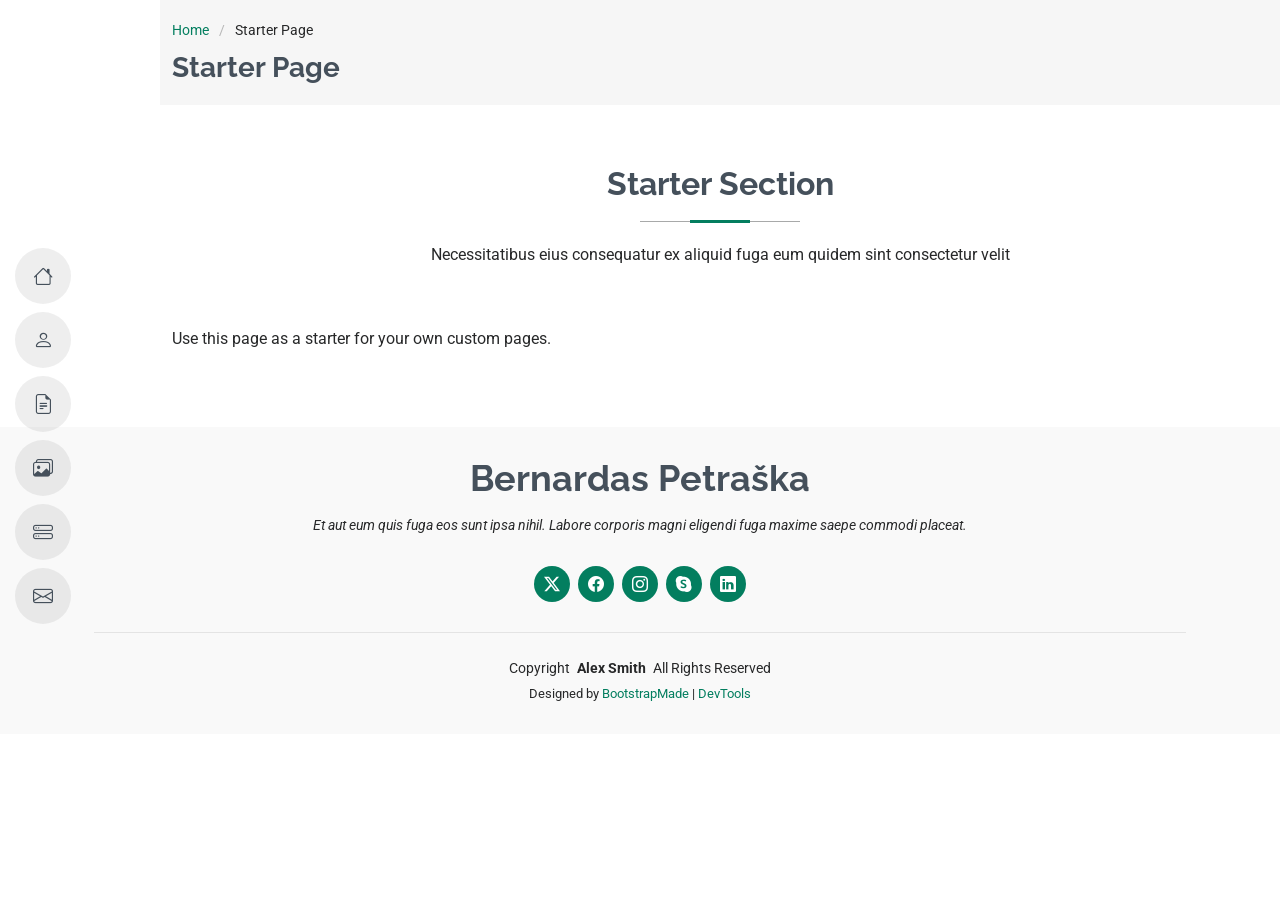
<file: starter-page.html>
<!DOCTYPE html>
<html lang="en">

<head>
  <meta charset="utf-8">
  <meta content="width=device-width, initial-scale=1.0" name="viewport">
  <title>Starter Page - MyResume Bootstrap Template</title>
  <meta content="" name="description">
  <meta content="" name="keywords">

  <!-- Favicons -->
  <link href="assets/img/favicon.png" rel="icon">
  <link href="assets/img/apple-touch-icon.png" rel="apple-touch-icon">

  <!-- Fonts -->
  <link href="https://fonts.googleapis.com" rel="preconnect">
  <link href="https://fonts.gstatic.com" rel="preconnect" crossorigin>
  <link href="https://fonts.googleapis.com/css2?family=Roboto:ital,wght@0,100;0,300;0,400;0,500;0,700;0,900;1,100;1,300;1,400;1,500;1,700;1,900&family=Poppins:ital,wght@0,100;0,200;0,300;0,400;0,500;0,600;0,700;0,800;0,900;1,100;1,200;1,300;1,400;1,500;1,600;1,700;1,800;1,900&family=Raleway:ital,wght@0,100;0,200;0,300;0,400;0,500;0,600;0,700;0,800;0,900;1,100;1,200;1,300;1,400;1,500;1,600;1,700;1,800;1,900&display=swap" rel="stylesheet">

  <!-- Vendor CSS Files -->
  <link href="assets/vendor/bootstrap/css/bootstrap.min.css" rel="stylesheet">
  <link href="assets/vendor/bootstrap-icons/bootstrap-icons.css" rel="stylesheet">
  <link href="assets/vendor/aos/aos.css" rel="stylesheet">
  <link href="assets/vendor/glightbox/css/glightbox.min.css" rel="stylesheet">
  <link href="assets/vendor/swiper/swiper-bundle.min.css" rel="stylesheet">

  <!-- Main CSS File -->
  <link href="assets/css/main.css" rel="stylesheet">

  <!-- =======================================================
  * Template Name: MyResume
  * Template URL: https://bootstrapmade.com/free-html-bootstrap-template-my-resume/
  * Updated: Jun 29 2024 with Bootstrap v5.3.3
  * Author: BootstrapMade.com
  * License: https://bootstrapmade.com/license/
  ======================================================== -->
</head>

<body class="starter-page-page">

  <header id="header" class="header d-flex flex-column justify-content-center">

    <i class="header-toggle d-xl-none bi bi-list"></i>

    <nav id="navmenu" class="navmenu">
      <ul>
        <li><a href="#hero"><i class="bi bi-house navicon"></i><span>Home</span></a></li>
        <li><a href="#about"><i class="bi bi-person navicon"></i><span>About</span></a></li>
        <li><a href="#resume"><i class="bi bi-file-earmark-text navicon"></i><span>Resume</span></a></li>
        <li><a href="#portfolio"><i class="bi bi-images navicon"></i><span>Portfolio</span></a></li>
        <li><a href="#services"><i class="bi bi-hdd-stack navicon"></i><span>Services</span></a></li>
        <li><a href="#contact"><i class="bi bi-envelope navicon"></i><span>Contact</span></a></li>
      </ul>
    </nav>

  </header>

  <main class="main">

    <!-- Page Title -->
    <div class="page-title" data-aos="fade">
      <div class="container">
        <nav class="breadcrumbs">
          <ol>
            <li><a href="index.html">Home</a></li>
            <li class="current">Starter Page</li>
          </ol>
        </nav>
        <h1>Starter Page</h1>
      </div>
    </div><!-- End Page Title -->

    <!-- Starter Section Section -->
    <section id="starter-section" class="starter-section section">

      <!-- Section Title -->
      <div class="container section-title" data-aos="fade-up">
        <h2>Starter Section</h2>
        <p>Necessitatibus eius consequatur ex aliquid fuga eum quidem sint consectetur velit</p>
      </div><!-- End Section Title -->

      <div class="container" data-aos="fade-up">
        <p>Use this page as a starter for your own custom pages.</p>
      </div>

    </section><!-- /Starter Section Section -->

  </main>

  <footer id="footer" class="footer position-relative light-background">
    <div class="container">
      <h3 class="sitename">Bernardas Petraška</h3>
      <p>Et aut eum quis fuga eos sunt ipsa nihil. Labore corporis magni eligendi fuga maxime saepe commodi placeat.</p>
      <div class="social-links d-flex justify-content-center">
        <a href=""><i class="bi bi-twitter-x"></i></a>
        <a href=""><i class="bi bi-facebook"></i></a>
        <a href=""><i class="bi bi-instagram"></i></a>
        <a href=""><i class="bi bi-skype"></i></a>
        <a href=""><i class="bi bi-linkedin"></i></a>
      </div>
      <div class="container">
        <div class="copyright">
          <span>Copyright</span> <strong class="px-1 sitename">Alex Smith</strong> <span>All Rights Reserved</span>
        </div>
        <div class="credits">
          <!-- All the links in the footer should remain intact. -->
          <!-- You can delete the links only if you've purchased the pro version. -->
          <!-- Licensing information: https://bootstrapmade.com/license/ -->
          <!-- Purchase the pro version with working PHP/AJAX contact form: [buy-url] -->
          Designed by <a href="https://bootstrapmade.com/">BootstrapMade</a> | <a href="https://bootstrapmade.com/tools/">DevTools</a>
        </div>
      </div>
    </div>
  </footer>

  <!-- Scroll Top -->
  <a href="#" id="scroll-top" class="scroll-top d-flex align-items-center justify-content-center"><i class="bi bi-arrow-up-short"></i></a>

  <!-- Preloader -->
  <div id="preloader"></div>

  <!-- Vendor JS Files -->
  <script src="assets/vendor/bootstrap/js/bootstrap.bundle.min.js"></script>
  <script src="assets/vendor/php-email-form/validate.js"></script>
  <script src="assets/vendor/aos/aos.js"></script>
  <script src="assets/vendor/typed.js/typed.umd.js"></script>
  <script src="assets/vendor/purecounter/purecounter_vanilla.js"></script>
  <script src="assets/vendor/waypoints/noframework.waypoints.js"></script>
  <script src="assets/vendor/glightbox/js/glightbox.min.js"></script>
  <script src="assets/vendor/imagesloaded/imagesloaded.pkgd.min.js"></script>
  <script src="assets/vendor/isotope-layout/isotope.pkgd.min.js"></script>
  <script src="assets/vendor/swiper/swiper-bundle.min.js"></script>

  <!-- Main JS File -->
  <script src="assets/js/main.js"></script>

</body>

</html>
</file>
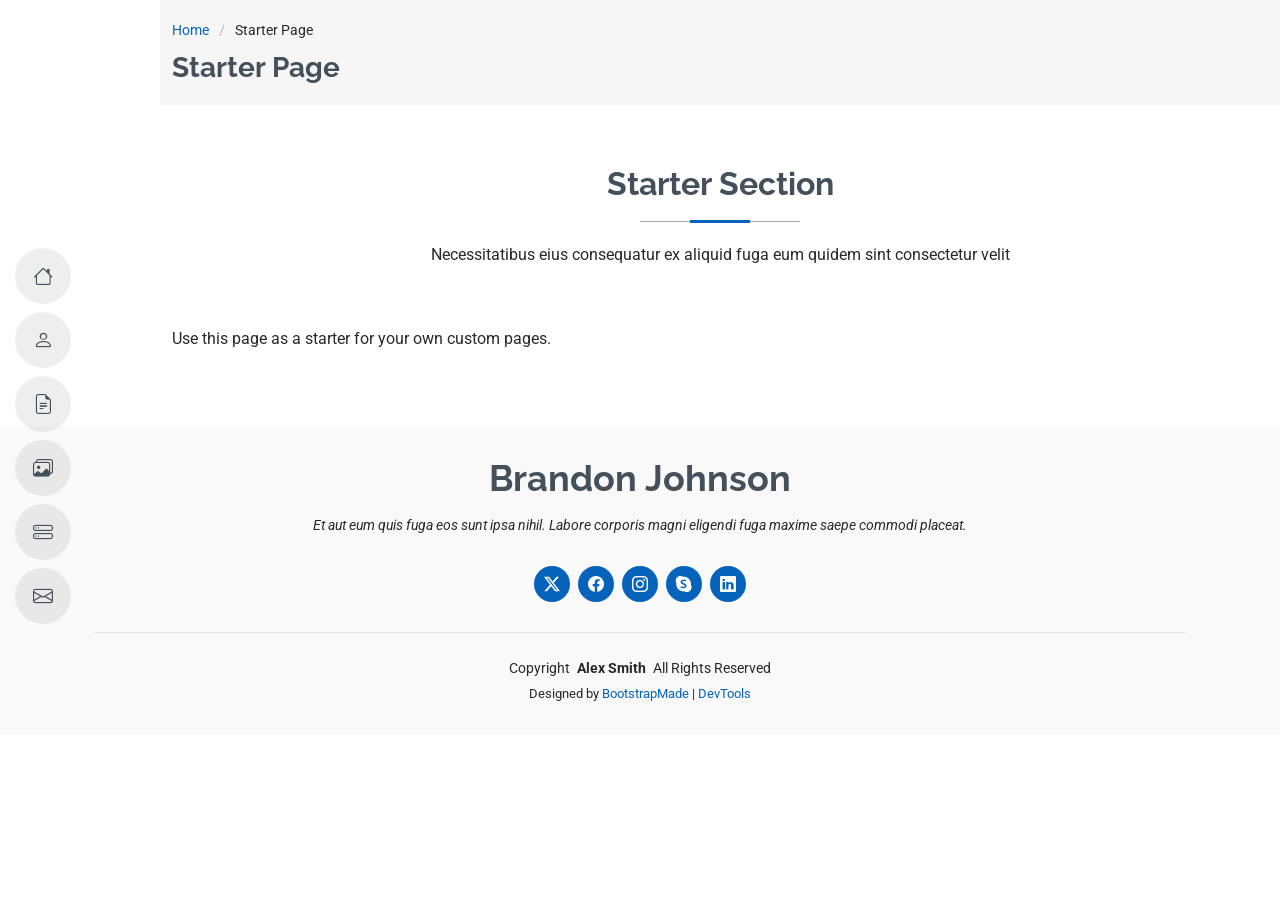
<file: template_2/starter-page.html>
<!DOCTYPE html>
<html lang="en">

<head>
  <meta charset="utf-8">
  <meta content="width=device-width, initial-scale=1.0" name="viewport">
  <title>Starter Page - MyResume Bootstrap Template</title>
  <meta content="" name="description">
  <meta content="" name="keywords">

  <!-- Favicons -->
  <link href="assets/img/favicon.png" rel="icon">
  <link href="assets/img/apple-touch-icon.png" rel="apple-touch-icon">

  <!-- Fonts -->
  <link href="https://fonts.googleapis.com" rel="preconnect">
  <link href="https://fonts.gstatic.com" rel="preconnect" crossorigin>
  <link href="https://fonts.googleapis.com/css2?family=Roboto:ital,wght@0,100;0,300;0,400;0,500;0,700;0,900;1,100;1,300;1,400;1,500;1,700;1,900&family=Poppins:ital,wght@0,100;0,200;0,300;0,400;0,500;0,600;0,700;0,800;0,900;1,100;1,200;1,300;1,400;1,500;1,600;1,700;1,800;1,900&family=Raleway:ital,wght@0,100;0,200;0,300;0,400;0,500;0,600;0,700;0,800;0,900;1,100;1,200;1,300;1,400;1,500;1,600;1,700;1,800;1,900&display=swap" rel="stylesheet">

  <!-- Vendor CSS Files -->
  <link href="assets/vendor/bootstrap/css/bootstrap.min.css" rel="stylesheet">
  <link href="assets/vendor/bootstrap-icons/bootstrap-icons.css" rel="stylesheet">
  <link href="assets/vendor/aos/aos.css" rel="stylesheet">
  <link href="assets/vendor/glightbox/css/glightbox.min.css" rel="stylesheet">
  <link href="assets/vendor/swiper/swiper-bundle.min.css" rel="stylesheet">

  <!-- Main CSS File -->
  <link href="assets/css/main.css" rel="stylesheet">

  <!-- =======================================================
  * Template Name: MyResume
  * Template URL: https://bootstrapmade.com/free-html-bootstrap-template-my-resume/
  * Updated: Jun 29 2024 with Bootstrap v5.3.3
  * Author: BootstrapMade.com
  * License: https://bootstrapmade.com/license/
  ======================================================== -->
</head>

<body class="starter-page-page">

  <header id="header" class="header d-flex flex-column justify-content-center">

    <i class="header-toggle d-xl-none bi bi-list"></i>

    <nav id="navmenu" class="navmenu">
      <ul>
        <li><a href="#hero"><i class="bi bi-house navicon"></i><span>Home</span></a></li>
        <li><a href="#about"><i class="bi bi-person navicon"></i><span>About</span></a></li>
        <li><a href="#resume"><i class="bi bi-file-earmark-text navicon"></i><span>Resume</span></a></li>
        <li><a href="#portfolio"><i class="bi bi-images navicon"></i><span>Portfolio</span></a></li>
        <li><a href="#services"><i class="bi bi-hdd-stack navicon"></i><span>Services</span></a></li>
        <li><a href="#contact"><i class="bi bi-envelope navicon"></i><span>Contact</span></a></li>
      </ul>
    </nav>

  </header>

  <main class="main">

    <!-- Page Title -->
    <div class="page-title" data-aos="fade">
      <div class="container">
        <nav class="breadcrumbs">
          <ol>
            <li><a href="index.html">Home</a></li>
            <li class="current">Starter Page</li>
          </ol>
        </nav>
        <h1>Starter Page</h1>
      </div>
    </div><!-- End Page Title -->

    <!-- Starter Section Section -->
    <section id="starter-section" class="starter-section section">

      <!-- Section Title -->
      <div class="container section-title" data-aos="fade-up">
        <h2>Starter Section</h2>
        <p>Necessitatibus eius consequatur ex aliquid fuga eum quidem sint consectetur velit</p>
      </div><!-- End Section Title -->

      <div class="container" data-aos="fade-up">
        <p>Use this page as a starter for your own custom pages.</p>
      </div>

    </section><!-- /Starter Section Section -->

  </main>

  <footer id="footer" class="footer position-relative light-background">
    <div class="container">
      <h3 class="sitename">Brandon Johnson</h3>
      <p>Et aut eum quis fuga eos sunt ipsa nihil. Labore corporis magni eligendi fuga maxime saepe commodi placeat.</p>
      <div class="social-links d-flex justify-content-center">
        <a href=""><i class="bi bi-twitter-x"></i></a>
        <a href=""><i class="bi bi-facebook"></i></a>
        <a href=""><i class="bi bi-instagram"></i></a>
        <a href=""><i class="bi bi-skype"></i></a>
        <a href=""><i class="bi bi-linkedin"></i></a>
      </div>
      <div class="container">
        <div class="copyright">
          <span>Copyright</span> <strong class="px-1 sitename">Alex Smith</strong> <span>All Rights Reserved</span>
        </div>
        <div class="credits">
          <!-- All the links in the footer should remain intact. -->
          <!-- You can delete the links only if you've purchased the pro version. -->
          <!-- Licensing information: https://bootstrapmade.com/license/ -->
          <!-- Purchase the pro version with working PHP/AJAX contact form: [buy-url] -->
          Designed by <a href="https://bootstrapmade.com/">BootstrapMade</a> | <a href="https://bootstrapmade.com/tools/">DevTools</a>
        </div>
      </div>
    </div>
  </footer>

  <!-- Scroll Top -->
  <a href="#" id="scroll-top" class="scroll-top d-flex align-items-center justify-content-center"><i class="bi bi-arrow-up-short"></i></a>

  <!-- Preloader -->
  <div id="preloader"></div>

  <!-- Vendor JS Files -->
  <script src="assets/vendor/bootstrap/js/bootstrap.bundle.min.js"></script>
  <script src="assets/vendor/php-email-form/validate.js"></script>
  <script src="assets/vendor/aos/aos.js"></script>
  <script src="assets/vendor/typed.js/typed.umd.js"></script>
  <script src="assets/vendor/purecounter/purecounter_vanilla.js"></script>
  <script src="assets/vendor/waypoints/noframework.waypoints.js"></script>
  <script src="assets/vendor/glightbox/js/glightbox.min.js"></script>
  <script src="assets/vendor/imagesloaded/imagesloaded.pkgd.min.js"></script>
  <script src="assets/vendor/isotope-layout/isotope.pkgd.min.js"></script>
  <script src="assets/vendor/swiper/swiper-bundle.min.js"></script>

  <!-- Main JS File -->
  <script src="assets/js/main.js"></script>

</body>

</html>
</file>
<file: assets/css/custom.css>
/* Šriftai */
:root {
  --default-font: "Trebuchet MS",  sans-serif;
  --heading-font: "Georgia",  serif;
  --nav-font: "Lato",  sans-serif;
  --btn-color: #920303;
}

/* Antraščių stiliai */
h1,
h2,
h3,
h4,
h5,
h6 {
  font-family: var(--heading-font);
  color: #8b4513;
  font-weight: 600;  
}
h1 {font-size: 36px}
h2 {font-size: 30px}
h3 {font-size: 24px}
h4 {font-size: 20px}
h5 {font-size: 18px}
h6 {font-size: 16px}

/* Pastraipų stiliai */
p {
    font-family: var(--default-font);
    font-size: 16px;
    line-height: 1.6;
    color: #247a78;
    font-weight: 400;
}

/* Mygtukai */
button, .btn {
    background-color: var(--btn-color);
    color: var(--btn-color);
    /* border: 2px solid #039290; */
    border-radius: 20px;
    padding: 10px 22px;
    /* transition: 0.3s; */
}

button:hover, .btn:hover {
    background-color: #8b4513;
    border-color: #8b4513;
    color: #ffffff;
}

button:active, .btn:active {
    transform: scale(0.90);
}

/*Nuorodos pakeistos su accent color*/

/*Toliau pakeisti sekcijose stiliu*/
.about .content {
    margin-top: 25px;
    margin-bottom: 25px;
    padding: 25px;
    border: 1px solid #920303;
    border-radius: 12px;
    box-shadow: 0 4px 12px #010101;
}

.resume .resume-item {
    margin-bottom: 20px;
    padding: 15px 15px 20px 25px;
    border: 1px solid #920303;
    border-left: 3px solid #920303;
    border-radius: 10px;
    box-shadow: 0 4px 10px #010101;
}

.portfolio .portfolio-item {
    margin-bottom: 20px;
    border: 2px solid #920303;
    border-radius: 12px;
    box-shadow: 0 4px 12px #010101;
}

.portfolio .portfolio-item .portfolio-info {
    border-radius: 10px;
    padding: 20px;
}

/* 1. Navigacijos juostos pakeitimai */
.navmenu a,
.navmenu a:focus {
    background: #b9e3ff;
    border-radius: 12px;
    box-shadow: 0 3px 8px #010101;
}

/* 2. Grįžimo į viršų mygtuko pakeitimai */
.scroll-top {
    background-color: #8b4513;
    border-radius: 12px;
    width: 52px;
    height: 52px;
}

/* Nenumeruotas sąrašas */
ul {
    list-style-type: square;
    padding-left: 25px;
}

ul > li {
    margin-bottom: 10px;
}

/* Įdėtinis nenumeruotas sąrašas */
ul ul {
    list-style-type: circle;
    padding-left: 25px;
}

ul ul li {
    color: #247A78;
}

/* Numeruotas sąrašas */
ol {
    list-style-type: upper-roman;
    padding-left: 30px;
}

ol li {
    margin-bottom: 10px;
}

/* Lentelė */
.table {
    width: 100%;
    border-collapse: collapse;
}

.table thead th {
    background-color: #345995;
    color: #ffffff;
}

/* Visi lentelės langeliai */
.table th,
.table td {
    padding: 12px;
    text-align: center;
    border: 1px solid #cccccc;
}

/* Pakaitinės eilučių spalvos */
.table tbody tr:nth-child(even) td {
    background-color: #d9dee3;
}

.table tbody tr:nth-child(odd) td{
    background-color: #efeff0;
}

/* Eilutės užvedimo efektas */
.table tbody tr:hover td {
    background-color: #85a4c9;
}

/* =========================================================
   10 darbas
   ========================================================= */
/* Kompetencijų pažangos modulis */

/* Patirties taškų, lygio ir rango informacijos blokas*/

.xp-summary-block {
    display: grid;
    grid-template-columns: repeat(3, 1fr);
    gap: 20px;
    background-color: #f8f9fa;
    border: 1px solid #920303;
    border-top: 5px solid #920303;
    border-radius: 12px;
    padding: 20px;
    margin-bottom: 24px;
    box-shadow: 0 4px 12px rgba(1, 1, 1, 0.15);
}

.xp-stat-item {
    background-color: #ffffff;
    border: 1px solid #dcdcdc;
    border-left: 4px solid #345995;
    border-radius: 10px;
    padding: 15px 20px;
    display: flex;
    flex-direction: column;
    align-items: center;
    justify-content: center;
    text-align: center;
    box-shadow: 0 2px 6px rgba(0, 0, 0, 0.08);
}

/* Skirtingos kairės juostos spalvos kiekvienam rodikliui */
.xp-stat-item:nth-child(1) {
    border-left-color: #920303;
}

.xp-stat-item:nth-child(2) {
    border-left-color: #345995;
}

.xp-stat-item:nth-child(3) {
    border-left-color: #247a78;
}

.xp-stat-label {
    font-family: var(--default-font);
    font-size: 13px;
    font-weight: 600;
    text-transform: uppercase;
    letter-spacing: 0.5px;
    color: #45505b;
    margin-bottom: 8px;
}

.xp-stat-value {
    font-family: var(--heading-font);
    font-size: 24px;
    font-weight: 700;
    color: #8b4513;
}

/* Rango išskyrimas ženkliuko stiliumi */
.xp-rank-badge {
    font-family: var(--default-font);
    font-size: 18px;
    color: #247a78;
    background-color: #e0f2f1;
    padding: 4px 16px;
    border-radius: 20px;
    border: 1px solid #247a78;
}

/* Prisitaikymas prie mažesnių ekranų */
@media (max-width: 991px) {
    .xp-summary-block {
        grid-template-columns: 1fr;
        gap: 14px;
    }
}

/* Patirties taškų progreso juosta ir įgūdžių statistika */

.xp-progress-section {
    grid-column: 1 / -1;
    background-color: #ffffff;
    border: 1px solid #dcdcdc;
    border-left: 4px solid #8b4513;
    border-radius: 10px;
    padding: 16px 20px;
    box-shadow: 0 2px 6px rgba(0, 0, 0, 0.08);
}

/* Viršutinė eilutė virš progreso juostos */
.xp-progress-header {
    display: flex;
    justify-content: space-between;
    align-items: center;
    margin-bottom: 10px;
    font-size: 14px;
    font-weight: 600;
    color: #45505b;
}

.xp-progress-numbers {
    color: #8b4513;
    font-weight: 700;
}

/* Progreso juostos fonas (likusi dalis) */
.xp-progress-track {
    width: 100%;
    height: 18px;
    background-color: #eaf0f7;
    border: 1px solid #cccccc;
    border-radius: 20px;
    overflow: hidden;
    box-shadow: inset 0 1px 3px rgba(0, 0, 0, 0.12);
}

/* Užpildyta progreso juostos dalis */
.xp-progress-fill {
    height: 100%;
    background: linear-gradient(90deg, #345995 0%, #247a78 100%);
    border-radius: 20px;
    transition: width 0.4s ease;
}

/* Trys statistikos užrašai po juosta */
.skills-stats-row {
    display: flex;
    justify-content: space-between;
    align-items: center;
    flex-wrap: wrap;
    gap: 12px;
    margin-top: 14px;
    padding-top: 12px;
    border-top: 1px solid #e5e5e5;
    font-size: 14px;
    color: #272829;
}

.skill-stat-label strong {
    color: #920303;
    font-size: 15px;
    margin-left: 4px;
}

/* Prisitaikymas prie mažesnių ekranų */
@media (max-width: 768px) {
    .skills-stats-row {
        flex-direction: column;
        align-items: flex-start;
        gap: 6px;
    }
}

/* Pagrindinis lentos tinklelis */
.kanban-board {
    display: grid;
    grid-template-columns: repeat(3, 1fr);
    gap: 24px;
    align-items: start;
    margin-top: 20px;
}

/* Atskiros kategorijos blokas */
.kanban-column {
    background-color: #f8f9fa;
    border: 1px solid #920303;
    border-top: 5px solid #920303;
    border-radius: 12px;
    padding: 20px;
    box-shadow: 0 4px 12px rgba(1, 1, 1, 0.15);
    min-height: 360px;
}

/* Skirtingos viršutinės juostos spalvos kategorijoms atskirti */
.kanban-column.column-planned {
    border-top-color: #8b4513;
}

.kanban-column.column-learning {
    border-top-color: #345995;
}

.kanban-column.column-done {
    border-top-color: #247a78;
}

/* Stulpelio antraštė */
.kanban-column-header {
    display: flex;
    justify-content: space-between;
    align-items: center;
    padding-bottom: 12px;
    margin-bottom: 16px;
    border-bottom: 1px solid #cccccc;
}

.kanban-column-header h3 {
    margin: 0;
    font-size: 20px;
}

.column-count {
    background-color: #eaf0f7;
    color: #345995;
    font-weight: 700;
    font-size: 14px;
    padding: 3px 10px;
    border-radius: 20px;
    border: 1px solid #cccccc;
}

/* Kortelių konteineris stulpelio viduje */
.kanban-cards {
    display: flex;
    flex-direction: column;
    gap: 14px;
}

/* Įgūdžio kortelė */
.skill-card {
    background-color: #ffffff;
    border: 1px solid #dcdcdc;
    border-left: 4px solid #920303;
    border-radius: 10px;
    padding: 15px;
    box-shadow: 0 2px 6px rgba(0, 0, 0, 0.08);
    transition: transform 0.2s ease, box-shadow 0.2s ease;
}

.skill-card:hover {
    transform: translateY(-3px);
    box-shadow: 0 6px 14px rgba(1, 1, 1, 0.18);
}

.skill-card .skill-title {
    font-family: var(--default-font);
    font-size: 16px;
    font-weight: 600;
    color: #272829;
    margin: 0 0 12px 0;
}

/* Kortelės apatinė eilutė (būsena + XP) */
.skill-meta {
    display: flex;
    justify-content: space-between;
    align-items: center;
    gap: 8px;
}

/* Būsenos ženkliukas */
.skill-status {
    font-size: 12px;
    font-weight: 600;
    padding: 4px 10px;
    border-radius: 20px;
}

.status-planned {
    background-color: #f5ebe0;
    color: #8b4513;
}

.status-learning {
    background-color: #eaf0f7;
    color: #345995;
}

.status-done {
    background-color: #e0f2f1;
    color: #247a78;
}

/* XP taškų ženkliukas */
.skill-xp {
    font-size: 13px;
    font-weight: 700;
    color: #ffffff;
    background-color: #920303;
    padding: 4px 10px;
    border-radius: 8px;
}

/* Prisitaikymas prie mažesnių ekranų (planšetės, telefonai) */
@media (max-width: 991px) {
    .kanban-board {
        grid-template-columns: 1fr;
    }

    .kanban-column {
        min-height: auto;
    }
}

/* Papildoma užduotis
   1. Animuotas gradientinis fonas „Paslaugų“ skiltyje */

#services.section {
    background: linear-gradient(-45deg, #f5ebe0, #d6e4f0, #d4ecea, #f7e1e1);
    background-size: 400% 400%;
    animation: servicesGradientMove 10s ease infinite;
}

@keyframes servicesGradientMove {
    0% {
        background-position: 0% 50%;
    }
    50% {
        background-position: 100% 50%;
    }
    100% {
        background-position: 0% 50%;
    }
}

/* 2. Animuotos CSS figūros „Apie“ skiltyje */

#about.section {
    position: relative;
}

/* Užtikrinti, kad Apie būtų virš fono figūrų */
#about .container {
    position: relative;
    z-index: 2;
}

/* Bendras figūrų sluoksnis */
.about-shapes {
    position: absolute;
    inset: 0;
    z-index: 1;
    pointer-events: none;
}

.css-shape {
    position: absolute;
    opacity: 0.22;
}

/* 1. Apskritimas (Floating) */
.shape-circle {
    width: 90px;
    height: 90px;
    border-radius: 50%;
    background-color: #247a78;
    top: 12%;
    left: 4%;
    animation: floatShape 7s ease-in-out infinite;
}

/* 2. Trikampis (Rotating) */
.shape-triangle {
    width: 0;
    height: 0;
    border-left: 45px solid transparent;
    border-right: 45px solid transparent;
    border-bottom: 80px solid #920303;
    bottom: 10%;
    right: 5%;
    animation: rotateShape 12s linear infinite;
}

/* 3. Rombas (Scaling) */
.shape-diamond {
    width: 65px;
    height: 65px;
    background-color: #345995;
    border-radius: 10px;
    top: 18%;
    right: 8%;
    animation: scaleShape 5s ease-in-out infinite;
}

/* Judėjimo animacija (Floating) */
@keyframes floatShape {
    0% {
        transform: translate(0, 0);
    }
    33% {
        transform: translate(25px, -20px);
    }
    66% {
        transform: translate(-15px, 20px);
    }
    100% {
        transform: translate(0, 0);
    }
}

/* Sukimosi animacija (Rotating) */
@keyframes rotateShape {
    0% {
        transform: rotate(0deg);
    }
    100% {
        transform: rotate(360deg);
    }
}

/* Didėjimo animacija (Scaling) */
@keyframes scaleShape {
    0%, 100% {
        transform: rotate(45deg) scale(0.85);
    }
    50% {
        transform: rotate(45deg) scale(1.25);
    }
}
</file>
<file: assets/css/main.css>
/**
* Template Name: MyResume
* Template URL: https://bootstrapmade.com/free-html-bootstrap-template-my-resume/
* Updated: Jun 29 2024 with Bootstrap v5.3.3
* Author: BootstrapMade.com
* License: https://bootstrapmade.com/license/
*/

/*--------------------------------------------------------------
# Font & Color Variables
# Help: https://bootstrapmade.com/color-system/
--------------------------------------------------------------*/
/* Fonts */
:root {
  --default-font: "Roboto",  system-ui, -apple-system, "Segoe UI", Roboto, "Helvetica Neue", Arial, "Noto Sans", "Liberation Sans", sans-serif, "Apple Color Emoji", "Segoe UI Emoji", "Segoe UI Symbol", "Noto Color Emoji";
  --heading-font: "Raleway",  sans-serif;
  --nav-font: "Poppins",  sans-serif;
}

/* Global Colors - The following color variables are used throughout the website. Updating them here will change the color scheme of the entire website */
:root { 
  --background-color: #ffffff; /* Background color for the entire website, including individual sections */
  --default-color: #272829; /* Default color used for the majority of the text content across the entire website */
  --heading-color: #45505b; /* Color for headings, subheadings and title throughout the website */
  --accent-color: #037e5f; /* Accent color that represents your brand on the website. It's used for buttons, links, and other elements that need to stand out */
  --surface-color: #ffffff; /* The surface color is used as a background of boxed elements within sections, such as cards, icon boxes, or other elements that require a visual separation from the global background. */
  --contrast-color: #ffffff; /* Contrast color for text, ensuring readability against backgrounds of accent, heading, or default colors. */
}

/* Nav Menu Colors - The following color variables are used specifically for the navigation menu. They are separate from the global colors to allow for more customization options */
:root {
  --nav-color: #45505b;  /* The default color of the main navmenu links */
  --nav-hover-color: #0563bb; /* Applied to main navmenu links when they are hovered over or active */
  --nav-mobile-background-color: #ffffff; /* Used as the background color for mobile navigation menu */
  --nav-dropdown-background-color: #ffffff; /* Used as the background color for dropdown items that appear when hovering over primary navigation items */
  --nav-dropdown-color: #212529; /* Used for navigation links of the dropdown items in the navigation menu. */
  --nav-dropdown-hover-color: #0563bb; /* Similar to --nav-hover-color, this color is applied to dropdown navigation links when they are hovered over. */
}

/* Color Presets - These classes override global colors when applied to any section or element, providing reuse of the sam color scheme. */

.light-background {
  --background-color: #f9f9f9;
  --surface-color: #ffffff;
}

.dark-background {
  --background-color: #060606;
  --default-color: #ffffff;
  --heading-color: #ffffff;
  --surface-color: #252525;
  --contrast-color: #ffffff;
}

/* Smooth scroll */
:root {
  scroll-behavior: smooth;
}

/*--------------------------------------------------------------
# General Styling & Shared Classes
--------------------------------------------------------------*/
body {
  color: var(--default-color);
  background-color: var(--background-color);
  font-family: var(--default-font);
}

a {
  color: var(--accent-color);
  text-decoration: none;
  transition: 0.3s;
}

a:hover {
  color: color-mix(in srgb, var(--accent-color), transparent 25%);
  text-decoration: none;
}

h1,
h2,
h3,
h4,
h5,
h6 {
  color: var(--heading-color);
  font-family: var(--heading-font);
}

/* PHP Email Form Messages
------------------------------*/
.php-email-form .error-message {
  display: none;
  background: #df1529;
  color: #ffffff;
  text-align: left;
  padding: 15px;
  margin-bottom: 24px;
  font-weight: 600;
}

.php-email-form .sent-message {
  display: none;
  color: #ffffff;
  background: #059652;
  text-align: center;
  padding: 15px;
  margin-bottom: 24px;
  font-weight: 600;
}

.php-email-form .loading {
  display: none;
  background: var(--surface-color);
  text-align: center;
  padding: 15px;
  margin-bottom: 24px;
}

.php-email-form .loading:before {
  content: "";
  display: inline-block;
  border-radius: 50%;
  width: 24px;
  height: 24px;
  margin: 0 10px -6px 0;
  border: 3px solid var(--accent-color);
  border-top-color: var(--surface-color);
  animation: php-email-form-loading 1s linear infinite;
}

@keyframes php-email-form-loading {
  0% {
    transform: rotate(0deg);
  }

  100% {
    transform: rotate(360deg);
  }
}

/*--------------------------------------------------------------
# Global Header
--------------------------------------------------------------*/
.header {
  color: var(--default-color);
  position: fixed;
  top: 0;
  left: 0;
  bottom: 0;
  padding: 0 15px;
  transition: all ease-in-out 0.3s;
  overflow-y: auto;
  z-index: 997;
  min-width: 200px;
}

@media (max-width: 1199px) {
  .header {
    background-color: var(--background-color);
    border-right: 1px solid color-mix(in srgb, var(--default-color), transparent 90%);
    width: 300px;
    left: -100%;
  }
}

@media (min-width: 1200px) and (max-width: 1600px) {
  .header~main {
    margin-left: 160px;
  }

  .header~main .hero {
    margin-left: -160px;
    width: 100vw;
  }
}

.header.header-show {
  left: 0;
}

.header .header-toggle {
  color: var(--contrast-color);
  background-color: var(--accent-color);
  font-size: 22px;
  display: flex;
  align-items: center;
  justify-content: center;
  width: 40px;
  height: 40px;
  border-radius: 50%;
  cursor: pointer;
  position: fixed;
  top: 15px;
  right: 15px;
  z-index: 9999;
  transition: background-color 0.3s;
}

.header .header-toggle:hover {
  color: var(--contrast-color);
  background-color: color-mix(in srgb, var(--accent-color) 90%, white 15%);
}

/*--------------------------------------------------------------
# Navigation Menu
--------------------------------------------------------------*/
.navmenu {
  padding: 0;
  z-index: 9997;
}

.navmenu ul {
  list-style: none;
  padding: 0 0 20px 0;
  margin: 0;
  width: 140px;
}

.navmenu a,
.navmenu a:focus {
  color: var(--nav-color);
  font-family: var(--nav-font);
  display: flex;
  align-items: center;
  padding: 10px 18px;
  margin-bottom: 8px;
  font-size: 15px;
  border-radius: 50px;
  background: color-mix(in srgb, var(--default-color), transparent 92%);
  height: 56px;
  width: 100%;
  overflow: hidden;
  transition: 0.3s;
}

.navmenu a i,
.navmenu a:focus i {
  font-size: 20px;
}

.navmenu a span,
.navmenu a:focus span {
  padding: 0 5px 0 7px;
}

@media (min-width: 992px) {

  .navmenu a,
  .navmenu a:focus {
    max-width: 56px;
  }

  .navmenu a span,
  .navmenu a:focus span {
    display: none;
  }
}

.navmenu a:hover,
.navmenu .active,
.navmenu .active:focus,
.navmenu li:hover>a {
  color: var(--contrast-color);
  background: var(--nav-hover-color);
}

.navmenu a:hover,
.navmenu li:hover>a {
  max-width: 100%;
  color: var(--contrast-color);
}

.navmenu a:hover span,
.navmenu li:hover>a span {
  display: block;
}

/*--------------------------------------------------------------
# Global Footer
--------------------------------------------------------------*/
.footer {
  color: var(--default-color);
  background-color: var(--background-color);
  font-size: 14px;
  text-align: center;
  padding: 30px 0;
  position: relative;
}

.footer h3 {
  font-size: 36px;
  font-weight: 700;
  position: relative;
  padding: 0;
  margin: 0 0 15px 0;
}

.footer p {
  font-size: 15;
  font-style: italic;
  padding: 0;
  margin: 0 0 30px 0;
}

.footer .social-links {
  margin: 0 0 30px 0;
}

.footer .social-links a {
  font-size: 16px;
  display: flex;
  align-items: center;
  justify-content: center;
  background: var(--accent-color);
  color: var(--contrast-color);
  line-height: 1;
  margin: 0 4px;
  border-radius: 50%;
  text-align: center;
  width: 36px;
  height: 36px;
  transition: 0.3s;
}

.footer .social-links a:hover {
  background: color-mix(in srgb, var(--accent-color), transparent 20%);
  text-decoration: none;
}

.footer .copyright {
  padding-top: 25px;
  border-top: 1px solid color-mix(in srgb, var(--default-color), transparent 90%);
}

.footer .credits {
  font-size: 13px;
  padding-top: 5px;
}

/*--------------------------------------------------------------
# Preloader
--------------------------------------------------------------*/
#preloader {
  position: fixed;
  inset: 0;
  z-index: 999999;
  overflow: hidden;
  background: var(--background-color);
  transition: all 0.6s ease-out;
}

#preloader:before {
  content: "";
  position: fixed;
  top: calc(50% - 30px);
  left: calc(50% - 30px);
  border: 6px solid #ffffff;
  border-color: var(--accent-color) transparent var(--accent-color) transparent;
  border-radius: 50%;
  width: 60px;
  height: 60px;
  animation: animate-preloader 1.5s linear infinite;
}

@keyframes animate-preloader {
  0% {
    transform: rotate(0deg);
  }

  100% {
    transform: rotate(360deg);
  }
}

/*--------------------------------------------------------------
# Scroll Top Button
--------------------------------------------------------------*/
.scroll-top {
  position: fixed;
  visibility: hidden;
  opacity: 0;
  right: 15px;
  bottom: -15px;
  z-index: 99999;
  background-color: var(--accent-color);
  width: 44px;
  height: 44px;
  border-radius: 50px;
  transition: all 0.4s;
}

.scroll-top i {
  font-size: 24px;
  color: var(--contrast-color);
  line-height: 0;
}

.scroll-top:hover {
  background-color: color-mix(in srgb, var(--accent-color), transparent 20%);
  color: var(--contrast-color);
}

.scroll-top.active {
  visibility: visible;
  opacity: 1;
  bottom: 15px;
}

/*--------------------------------------------------------------
# Disable aos animation delay on mobile devices
--------------------------------------------------------------*/
@media screen and (max-width: 768px) {
  [data-aos-delay] {
    transition-delay: 0 !important;
  }
}

/*--------------------------------------------------------------
# Global Page Titles & Breadcrumbs
--------------------------------------------------------------*/
.page-title {
  --background-color: color-mix(in srgb, var(--default-color), transparent 96%);
  color: var(--default-color);
  background-color: var(--background-color);
  padding: 20px 0;
  position: relative;
}

.page-title h1 {
  font-size: 28px;
  font-weight: 700;
  margin: 0;
}

.page-title .breadcrumbs ol {
  display: flex;
  flex-wrap: wrap;
  list-style: none;
  padding: 0 0 10px 0;
  margin: 0;
  font-size: 14px;
  font-weight: 400;
}

.page-title .breadcrumbs ol li+li {
  padding-left: 10px;
}

.page-title .breadcrumbs ol li+li::before {
  content: "/";
  display: inline-block;
  padding-right: 10px;
  color: color-mix(in srgb, var(--default-color), transparent 70%);
}

/*--------------------------------------------------------------
# Global Sections
--------------------------------------------------------------*/
section,
.section {
  color: var(--default-color);
  background-color: var(--background-color);
  padding: 60px 0;
  overflow: clip;
}

/*--------------------------------------------------------------
# Global Section Titles
--------------------------------------------------------------*/
.section-title {
  text-align: center;
  padding-bottom: 60px;
  position: relative;
}

.section-title h2 {
  font-size: 32px;
  font-weight: 700;
  margin-bottom: 20px;
  padding-bottom: 20px;
  position: relative;
}

.section-title h2:before {
  content: "";
  position: absolute;
  display: block;
  width: 160px;
  height: 1px;
  background: color-mix(in srgb, var(--default-color), transparent 60%);
  left: 0;
  right: 0;
  bottom: 1px;
  margin: auto;
}

.section-title h2::after {
  content: "";
  position: absolute;
  display: block;
  width: 60px;
  height: 3px;
  background: var(--accent-color);
  left: 0;
  right: 0;
  bottom: 0;
  margin: auto;
}

.section-title p {
  margin-bottom: 0;
}

/*--------------------------------------------------------------
# Hero Section
--------------------------------------------------------------*/
.hero {
  width: 100%;
  min-height: 100vh;
  position: relative;
  padding: 80px 0;
  display: flex;
  align-items: center;
  justify-content: center;
}

.hero img {
  position: absolute;
  inset: 0;
  display: block;
  width: 100%;
  height: 100%;
  object-fit: cover;
  z-index: 1;
}

.hero:before {
  content: "";
  background: color-mix(in srgb, var(--background-color), transparent 30%);
  position: absolute;
  inset: 0;
  z-index: 2;
}

.hero .container {
  position: relative;
  z-index: 3;
}

.hero h2 {
  margin: 0;
  font-size: 64px;
  font-weight: 700;
}

.hero p {
  margin: 5px 0 0 0;
  font-size: 26px;
}

.hero p span {
  letter-spacing: 1px;
  border-bottom: 2px solid var(--accent-color);
}

.hero .social-links {
  margin-top: 25px;
}

.hero .social-links a {
  font-size: 20px;
  display: inline-block;
  color: color-mix(in srgb, var(--default-color), transparent 30%);
  line-height: 1;
  margin-right: 20px;
  transition: 0.3s;
}

.hero .social-links a:hover {
  color: var(--accent-color);
}

@media (max-width: 768px) {
  .hero h2 {
    font-size: 32px;
  }

  .hero p {
    font-size: 20px;
  }
}

/*--------------------------------------------------------------
# About Section
--------------------------------------------------------------*/
.about .content h2 {
  font-weight: 700;
  font-size: 24px;
}

.about .content ul {
  list-style: none;
  padding: 0;
}

.about .content ul li {
  margin-bottom: 20px;
  display: flex;
  align-items: center;
}

.about .content ul strong {
  margin-right: 10px;
}

.about .content ul i {
  font-size: 16px;
  margin-right: 5px;
  color: var(--accent-color);
  line-height: 0;
}

/*--------------------------------------------------------------
# Stats Section
--------------------------------------------------------------*/
.stats i {
  background-color: var(--accent-color);
  color: var(--contrast-color);
  width: 54px;
  height: 54px;
  font-size: 24px;
  border-radius: 50px;
  display: inline-flex;
  align-items: center;
  justify-content: center;
  position: relative;
  z-index: 1;
}

.stats .stats-item {
  margin-top: 10px;
  width: 100%;
  position: relative;
  text-align: center;
  z-index: 0;
}

.stats .stats-item span {
  font-size: 36px;
  display: block;
  font-weight: 700;
  color: color-mix(in srgb, var(--default-color), transparent 20%);
}

.stats .stats-item p {
  padding: 0;
  margin: 0;
  color: color-mix(in srgb, var(--default-color), transparent 50%);
  font-size: 16px;
}

/*--------------------------------------------------------------
# Skills Section
--------------------------------------------------------------*/
.skills .progress {
  height: 60px;
  display: block;
  background: none;
  border-radius: 0;
}

.skills .progress .skill {
  color: var(--heading-color);
  padding: 0;
  margin: 0 0 6px 0;
  text-transform: uppercase;
  display: block;
  font-weight: 600;
  font-family: var(--heading-font);
}

.skills .progress .skill .val {
  float: right;
  font-style: normal;
}

.skills .progress-bar-wrap {
  background: color-mix(in srgb, var(--default-color), transparent 90%);
  height: 10px;
}

.skills .progress-bar {
  width: 1px;
  height: 10px;
  transition: 0.9s;
  background-color: var(--accent-color);
}

/*--------------------------------------------------------------
# Resume Section
--------------------------------------------------------------*/
.resume .resume-title {
  color: var(--heading-color);
  font-size: 26px;
  font-weight: 700;
  margin-top: 20px;
  margin-bottom: 20px;
}

.resume .resume-item {
  padding: 0 0 20px 20px;
  margin-top: -2px;
  border-left: 2px solid var(--accent-color);
  position: relative;
}

.resume .resume-item h4 {
  line-height: 18px;
  font-size: 18px;
  font-weight: 600;
  text-transform: uppercase;
  color: color-mix(in srgb, var(--default-color), transparent 20%);
  margin-bottom: 10px;
}

.resume .resume-item h5 {
  font-size: 16px;
  padding: 5px 15px;
  display: inline-block;
  font-weight: 600;
  margin-bottom: 10px;
}

.resume .resume-item ul {
  padding-left: 20px;
}

.resume .resume-item ul li {
  padding-bottom: 10px;
}

.resume .resume-item:last-child {
  padding-bottom: 0;
}

.resume .resume-item::before {
  content: "";
  position: absolute;
  width: 16px;
  height: 16px;
  border-radius: 50px;
  left: -9px;
  top: 0;
  background: var(--background-color);
  border: 2px solid var(--accent-color);
}

/*--------------------------------------------------------------
# Portfolio Section
--------------------------------------------------------------*/
.portfolio .portfolio-filters {
  padding: 0;
  margin: 0 auto 20px auto;
  list-style: none;
  text-align: center;
}

.portfolio .portfolio-filters li {
  cursor: pointer;
  display: inline-block;
  padding: 8px 20px 10px 20px;
  margin: 0;
  font-size: 15px;
  font-weight: 500;
  line-height: 1;
  margin-bottom: 5px;
  border-radius: 50px;
  transition: all 0.3s ease-in-out;
  font-family: var(--heading-font);
}

.portfolio .portfolio-filters li:hover,
.portfolio .portfolio-filters li.filter-active {
  color: var(--contrast-color);
  background-color: var(--accent-color);
}

.portfolio .portfolio-filters li:first-child {
  margin-left: 0;
}

.portfolio .portfolio-filters li:last-child {
  margin-right: 0;
}

@media (max-width: 575px) {
  .portfolio .portfolio-filters li {
    font-size: 14px;
    margin: 0 0 10px 0;
  }
}

.portfolio .portfolio-item {
  position: relative;
  overflow: hidden;
}

.portfolio .portfolio-item .portfolio-info {
  opacity: 0;
  position: absolute;
  left: 12px;
  right: 12px;
  bottom: -100%;
  z-index: 3;
  transition: all ease-in-out 0.5s;
  background: color-mix(in srgb, var(--background-color), transparent 10%);
  padding: 15px;
}

.portfolio .portfolio-item .portfolio-info h4 {
  font-size: 18px;
  font-weight: 600;
  padding-right: 50px;
}

.portfolio .portfolio-item .portfolio-info p {
  color: color-mix(in srgb, var(--default-color), transparent 30%);
  font-size: 14px;
  margin-bottom: 0;
  padding-right: 50px;
}

.portfolio .portfolio-item .portfolio-info .preview-link,
.portfolio .portfolio-item .portfolio-info .details-link {
  position: absolute;
  right: 50px;
  font-size: 24px;
  top: calc(50% - 14px);
  color: color-mix(in srgb, var(--default-color), transparent 30%);
  transition: 0.3s;
  line-height: 0;
}

.portfolio .portfolio-item .portfolio-info .preview-link:hover,
.portfolio .portfolio-item .portfolio-info .details-link:hover {
  color: var(--accent-color);
}

.portfolio .portfolio-item .portfolio-info .details-link {
  right: 14px;
  font-size: 28px;
}

.portfolio .portfolio-item:hover .portfolio-info {
  opacity: 1;
  bottom: 0;
}

/*--------------------------------------------------------------
# Services Section
--------------------------------------------------------------*/
.services .service-item {
  background-color: var(--surface-color);
  box-shadow: 0px 5px 90px 0px rgba(0, 0, 0, 0.1);
  height: 100%;
  padding: 60px 30px;
  text-align: center;
  transition: 0.3s;
  border-radius: 5px;
}

.services .service-item .icon {
  margin: 0 auto;
  width: 100px;
  height: 100px;
  display: flex;
  align-items: center;
  justify-content: center;
  transition: ease-in-out 0.3s;
  position: relative;
}

.services .service-item .icon i {
  font-size: 36px;
  transition: 0.5s;
  position: relative;
}

.services .service-item .icon svg {
  position: absolute;
  top: 0;
  left: 0;
}

.services .service-item .icon svg path {
  transition: 0.5s;
  fill: color-mix(in srgb, var(--default-color), transparent 95%);
}

.services .service-item h3 {
  font-weight: 700;
  margin: 10px 0 15px 0;
  font-size: 22px;
}

.services .service-item p {
  line-height: 24px;
  font-size: 14px;
  margin-bottom: 0;
}

.services .service-item:hover {
  box-shadow: 0px 5px 35px 0px rgba(0, 0, 0, 0.1);
}

.services .service-item.item-cyan i {
  color: #0dcaf0;
}

.services .service-item.item-cyan:hover .icon i {
  color: #fff;
}

.services .service-item.item-cyan:hover .icon path {
  fill: #0dcaf0;
}

.services .service-item.item-orange i {
  color: #fd7e14;
}

.services .service-item.item-orange:hover .icon i {
  color: #fff;
}

.services .service-item.item-orange:hover .icon path {
  fill: #fd7e14;
}

.services .service-item.item-teal i {
  color: #20c997;
}

.services .service-item.item-teal:hover .icon i {
  color: #fff;
}

.services .service-item.item-teal:hover .icon path {
  fill: #20c997;
}

.services .service-item.item-red i {
  color: #df1529;
}

.services .service-item.item-red:hover .icon i {
  color: #fff;
}

.services .service-item.item-red:hover .icon path {
  fill: #df1529;
}

.services .service-item.item-indigo i {
  color: #6610f2;
}

.services .service-item.item-indigo:hover .icon i {
  color: #fff;
}

.services .service-item.item-indigo:hover .icon path {
  fill: #6610f2;
}

.services .service-item.item-pink i {
  color: #f3268c;
}

.services .service-item.item-pink:hover .icon i {
  color: #fff;
}

.services .service-item.item-pink:hover .icon path {
  fill: #f3268c;
}

/*--------------------------------------------------------------
# Testimonials Section
--------------------------------------------------------------*/
.testimonials .testimonials-carousel,
.testimonials .testimonials-slider {
  overflow: hidden;
}

.testimonials .testimonial-item .testimonial-content {
  border-left: 3px solid var(--accent-color);
  padding-left: 30px;
}

.testimonials .testimonial-item .testimonial-img {
  border-radius: 50%;
  border: 4px solid var(--background-color);
  margin: 0 auto;
}

.testimonials .testimonial-item h3 {
  font-size: 20px;
  font-weight: bold;
  margin: 10px 0 5px 0;
}

.testimonials .testimonial-item h4 {
  font-size: 14px;
  color: color-mix(in srgb, var(--default-color), transparent 40%);
  margin: 0 0 10px 0;
}

.testimonials .testimonial-item .stars i {
  color: #ffc107;
  margin: 0 1px;
}

.testimonials .testimonial-item .quote-icon-left,
.testimonials .testimonial-item .quote-icon-right {
  color: color-mix(in srgb, var(--accent-color), transparent 50%);
  font-size: 26px;
  line-height: 0;
}

.testimonials .testimonial-item .quote-icon-left {
  display: inline-block;
  left: -5px;
  position: relative;
}

.testimonials .testimonial-item .quote-icon-right {
  display: inline-block;
  right: -5px;
  position: relative;
  top: 10px;
  transform: scale(-1, -1);
}

.testimonials .testimonial-item p {
  font-style: italic;
}

.testimonials .swiper-wrapper {
  height: auto;
}

.testimonials .swiper-pagination {
  margin-top: 30px;
  position: relative;
}

.testimonials .swiper-pagination .swiper-pagination-bullet {
  width: 12px;
  height: 12px;
  background-color: color-mix(in srgb, var(--default-color), transparent 85%);
  opacity: 1;
}

.testimonials .swiper-pagination .swiper-pagination-bullet-active {
  background-color: var(--accent-color);
}

/*--------------------------------------------------------------
# Contact Section
--------------------------------------------------------------*/
.contact .info-item+.info-item {
  margin-top: 40px;
}

.contact .info-item i {
  color: var(--accent-color);
  background: color-mix(in srgb, var(--accent-color), transparent 92%);
  font-size: 20px;
  width: 44px;
  height: 44px;
  display: flex;
  justify-content: center;
  align-items: center;
  border-radius: 50px;
  transition: all 0.3s ease-in-out;
  margin-right: 15px;
}

.contact .info-item h3 {
  padding: 0;
  font-size: 18px;
  font-weight: 700;
  margin-bottom: 5px;
}

.contact .info-item p {
  padding: 0;
  margin-bottom: 0;
  font-size: 14px;
}

.contact .info-item:hover i {
  background: var(--accent-color);
  color: var(--contrast-color);
}

.contact .php-email-form {
  height: 100%;
}

.contact .php-email-form input[type=text],
.contact .php-email-form input[type=email],
.contact .php-email-form textarea {
  font-size: 14px;
  padding: 10px 15px;
  box-shadow: none;
  border-radius: 0;
  color: var(--default-color);
  background-color: color-mix(in srgb, var(--background-color), transparent 50%);
  border-color: color-mix(in srgb, var(--default-color), transparent 80%);
}

.contact .php-email-form input[type=text]:focus,
.contact .php-email-form input[type=email]:focus,
.contact .php-email-form textarea:focus {
  border-color: var(--accent-color);
}

.contact .php-email-form input[type=text]::placeholder,
.contact .php-email-form input[type=email]::placeholder,
.contact .php-email-form textarea::placeholder {
  color: color-mix(in srgb, var(--default-color), transparent 70%);
}

.contact .php-email-form button[type=submit] {
  color: var(--contrast-color);
  background: var(--accent-color);
  border: 0;
  padding: 10px 30px;
  transition: 0.4s;
  border-radius: 50px;
}

.contact .php-email-form button[type=submit]:hover {
  background: color-mix(in srgb, var(--accent-color), transparent 25%);
}

/*--------------------------------------------------------------
# Portfolio Details Section
--------------------------------------------------------------*/
.portfolio-details .portfolio-details-slider img {
  width: 100%;
}

.portfolio-details .swiper-wrapper {
  height: auto;
}

.portfolio-details .swiper-button-prev,
.portfolio-details .swiper-button-next {
  width: 48px;
  height: 48px;
}

.portfolio-details .swiper-button-prev:after,
.portfolio-details .swiper-button-next:after {
  color: rgba(255, 255, 255, 0.8);
  background-color: rgba(0, 0, 0, 0.15);
  font-size: 24px;
  border-radius: 50%;
  width: 48px;
  height: 48px;
  display: flex;
  align-items: center;
  justify-content: center;
  transition: 0.3s;
}

.portfolio-details .swiper-button-prev:hover:after,
.portfolio-details .swiper-button-next:hover:after {
  background-color: rgba(0, 0, 0, 0.3);
}

@media (max-width: 575px) {

  .portfolio-details .swiper-button-prev,
  .portfolio-details .swiper-button-next {
    display: none;
  }
}

.portfolio-details .swiper-pagination {
  margin-top: 20px;
  position: relative;
}

.portfolio-details .swiper-pagination .swiper-pagination-bullet {
  width: 10px;
  height: 10px;
  background-color: color-mix(in srgb, var(--default-color), transparent 85%);
  opacity: 1;
}

.portfolio-details .swiper-pagination .swiper-pagination-bullet-active {
  background-color: var(--accent-color);
}

.portfolio-details .portfolio-info h3 {
  font-size: 22px;
  font-weight: 700;
  margin-bottom: 20px;
  padding-bottom: 20px;
  position: relative;
}

.portfolio-details .portfolio-info h3:after {
  content: "";
  position: absolute;
  display: block;
  width: 50px;
  height: 3px;
  background: var(--accent-color);
  left: 0;
  bottom: 0;
}

.portfolio-details .portfolio-info ul {
  list-style: none;
  padding: 0;
  font-size: 15px;
}

.portfolio-details .portfolio-info ul li {
  display: flex;
  flex-direction: column;
  padding-bottom: 15px;
}

.portfolio-details .portfolio-info ul strong {
  text-transform: uppercase;
  font-weight: 400;
  color: color-mix(in srgb, var(--default-color), transparent 50%);
  font-size: 14px;
}

.portfolio-details .portfolio-info .btn-visit {
  padding: 8px 40px;
  background: var(--accent-color);
  color: var(--contrast-color);
  border-radius: 50px;
  transition: 0.3s;
}

.portfolio-details .portfolio-info .btn-visit:hover {
  background: color-mix(in srgb, var(--accent-color), transparent 20%);
}

.portfolio-details .portfolio-description h2 {
  font-size: 26px;
  font-weight: 700;
  margin-bottom: 20px;
}

.portfolio-details .portfolio-description p {
  padding: 0;
}

.portfolio-details .portfolio-description .testimonial-item {
  padding: 30px 30px 0 30px;
  position: relative;
  background: color-mix(in srgb, var(--default-color), transparent 97%);
  margin-bottom: 50px;
}

.portfolio-details .portfolio-description .testimonial-item .testimonial-img {
  width: 90px;
  border-radius: 50px;
  border: 6px solid var(--background-color);
  float: left;
  margin: 0 10px 0 0;
}

.portfolio-details .portfolio-description .testimonial-item h3 {
  font-size: 18px;
  font-weight: bold;
  margin: 15px 0 5px 0;
  padding-top: 20px;
}

.portfolio-details .portfolio-description .testimonial-item h4 {
  font-size: 14px;
  color: #6c757d;
  margin: 0;
}

.portfolio-details .portfolio-description .testimonial-item .quote-icon-left,
.portfolio-details .portfolio-description .testimonial-item .quote-icon-right {
  color: color-mix(in srgb, var(--accent-color), transparent 50%);
  font-size: 26px;
  line-height: 0;
}

.portfolio-details .portfolio-description .testimonial-item .quote-icon-left {
  display: inline-block;
  left: -5px;
  position: relative;
}

.portfolio-details .portfolio-description .testimonial-item .quote-icon-right {
  display: inline-block;
  right: -5px;
  position: relative;
  top: 10px;
  transform: scale(-1, -1);
}

.portfolio-details .portfolio-description .testimonial-item p {
  font-style: italic;
  margin: 0 0 15px 0 0 0;
  padding: 0;
}

/*--------------------------------------------------------------
# Service Details Section
--------------------------------------------------------------*/
.service-details .service-box {
  padding: 20px;
  box-shadow: 0px 2px 20px rgba(0, 0, 0, 0.1);
}

.service-details .service-box+.service-box {
  margin-top: 30px;
}

.service-details .service-box h4 {
  font-size: 20px;
  font-weight: 700;
  border-bottom: 2px solid color-mix(in srgb, var(--default-color), transparent 92%);
  padding-bottom: 15px;
  margin-bottom: 15px;
}

.service-details .services-list a {
  color: color-mix(in srgb, var(--default-color), transparent 20%);
  background-color: color-mix(in srgb, var(--default-color), transparent 96%);
  display: flex;
  align-items: center;
  padding: 12px 15px;
  margin-top: 15px;
  transition: 0.3s;
}

.service-details .services-list a:first-child {
  margin-top: 0;
}

.service-details .services-list a i {
  font-size: 16px;
  margin-right: 8px;
  color: var(--accent-color);
}

.service-details .services-list a.active {
  color: var(--contrast-color);
  background-color: var(--accent-color);
}

.service-details .services-list a.active i {
  color: var(--contrast-color);
}

.service-details .services-list a:hover {
  background-color: color-mix(in srgb, var(--accent-color), transparent 95%);
  color: var(--accent-color);
}

.service-details .download-catalog a {
  color: var(--default-color);
  display: flex;
  align-items: center;
  padding: 10px 0;
  transition: 0.3s;
  border-top: 1px solid color-mix(in srgb, var(--default-color), transparent 90%);
}

.service-details .download-catalog a:first-child {
  border-top: 0;
  padding-top: 0;
}

.service-details .download-catalog a:last-child {
  padding-bottom: 0;
}

.service-details .download-catalog a i {
  font-size: 24px;
  margin-right: 8px;
  color: var(--accent-color);
}

.service-details .download-catalog a:hover {
  color: var(--accent-color);
}

.service-details .help-box {
  background-color: var(--accent-color);
  color: var(--contrast-color);
  margin-top: 30px;
  padding: 30px 15px;
}

.service-details .help-box .help-icon {
  font-size: 48px;
}

.service-details .help-box h4,
.service-details .help-box a {
  color: var(--contrast-color);
}

.service-details .services-img {
  margin-bottom: 20px;
}

.service-details h3 {
  font-size: 26px;
  font-weight: 700;
}

.service-details p {
  font-size: 15px;
}

.service-details ul {
  list-style: none;
  padding: 0;
  font-size: 15px;
}

.service-details ul li {
  padding: 5px 0;
  display: flex;
  align-items: center;
}

.service-details ul i {
  font-size: 20px;
  margin-right: 8px;
  color: var(--accent-color);
}

/*--------------------------------------------------------------
# Starter Section Section
--------------------------------------------------------------*/
.starter-section {
  /* Add your styles here */
}
</file>
<file: template_2/assets/css/main.css>
/**
* Template Name: MyResume
* Template URL: https://bootstrapmade.com/free-html-bootstrap-template-my-resume/
* Updated: Jun 29 2024 with Bootstrap v5.3.3
* Author: BootstrapMade.com
* License: https://bootstrapmade.com/license/
*/

/*--------------------------------------------------------------
# Font & Color Variables
# Help: https://bootstrapmade.com/color-system/
--------------------------------------------------------------*/
/* Fonts */
:root {
  --default-font: "Roboto",  system-ui, -apple-system, "Segoe UI", Roboto, "Helvetica Neue", Arial, "Noto Sans", "Liberation Sans", sans-serif, "Apple Color Emoji", "Segoe UI Emoji", "Segoe UI Symbol", "Noto Color Emoji";
  --heading-font: "Raleway",  sans-serif;
  --nav-font: "Poppins",  sans-serif;
}

/* Global Colors - The following color variables are used throughout the website. Updating them here will change the color scheme of the entire website */
:root { 
  --background-color: #ffffff; /* Background color for the entire website, including individual sections */
  --default-color: #272829; /* Default color used for the majority of the text content across the entire website */
  --heading-color: #45505b; /* Color for headings, subheadings and title throughout the website */
  --accent-color: #0563bb; /* Accent color that represents your brand on the website. It's used for buttons, links, and other elements that need to stand out */
  --surface-color: #ffffff; /* The surface color is used as a background of boxed elements within sections, such as cards, icon boxes, or other elements that require a visual separation from the global background. */
  --contrast-color: #ffffff; /* Contrast color for text, ensuring readability against backgrounds of accent, heading, or default colors. */
}

/* Nav Menu Colors - The following color variables are used specifically for the navigation menu. They are separate from the global colors to allow for more customization options */
:root {
  --nav-color: #45505b;  /* The default color of the main navmenu links */
  --nav-hover-color: #0563bb; /* Applied to main navmenu links when they are hovered over or active */
  --nav-mobile-background-color: #ffffff; /* Used as the background color for mobile navigation menu */
  --nav-dropdown-background-color: #ffffff; /* Used as the background color for dropdown items that appear when hovering over primary navigation items */
  --nav-dropdown-color: #212529; /* Used for navigation links of the dropdown items in the navigation menu. */
  --nav-dropdown-hover-color: #0563bb; /* Similar to --nav-hover-color, this color is applied to dropdown navigation links when they are hovered over. */
}

/* Color Presets - These classes override global colors when applied to any section or element, providing reuse of the sam color scheme. */

.light-background {
  --background-color: #f9f9f9;
  --surface-color: #ffffff;
}

.dark-background {
  --background-color: #060606;
  --default-color: #ffffff;
  --heading-color: #ffffff;
  --surface-color: #252525;
  --contrast-color: #ffffff;
}

/* Smooth scroll */
:root {
  scroll-behavior: smooth;
}

/*--------------------------------------------------------------
# General Styling & Shared Classes
--------------------------------------------------------------*/
body {
  color: var(--default-color);
  background-color: var(--background-color);
  font-family: var(--default-font);
}

a {
  color: var(--accent-color);
  text-decoration: none;
  transition: 0.3s;
}

a:hover {
  color: color-mix(in srgb, var(--accent-color), transparent 25%);
  text-decoration: none;
}

h1,
h2,
h3,
h4,
h5,
h6 {
  color: var(--heading-color);
  font-family: var(--heading-font);
}

/* PHP Email Form Messages
------------------------------*/
.php-email-form .error-message {
  display: none;
  background: #df1529;
  color: #ffffff;
  text-align: left;
  padding: 15px;
  margin-bottom: 24px;
  font-weight: 600;
}

.php-email-form .sent-message {
  display: none;
  color: #ffffff;
  background: #059652;
  text-align: center;
  padding: 15px;
  margin-bottom: 24px;
  font-weight: 600;
}

.php-email-form .loading {
  display: none;
  background: var(--surface-color);
  text-align: center;
  padding: 15px;
  margin-bottom: 24px;
}

.php-email-form .loading:before {
  content: "";
  display: inline-block;
  border-radius: 50%;
  width: 24px;
  height: 24px;
  margin: 0 10px -6px 0;
  border: 3px solid var(--accent-color);
  border-top-color: var(--surface-color);
  animation: php-email-form-loading 1s linear infinite;
}

@keyframes php-email-form-loading {
  0% {
    transform: rotate(0deg);
  }

  100% {
    transform: rotate(360deg);
  }
}

/*--------------------------------------------------------------
# Global Header
--------------------------------------------------------------*/
.header {
  color: var(--default-color);
  position: fixed;
  top: 0;
  left: 0;
  bottom: 0;
  padding: 0 15px;
  transition: all ease-in-out 0.3s;
  overflow-y: auto;
  z-index: 997;
  min-width: 200px;
}

@media (max-width: 1199px) {
  .header {
    background-color: var(--background-color);
    border-right: 1px solid color-mix(in srgb, var(--default-color), transparent 90%);
    width: 300px;
    left: -100%;
  }
}

@media (min-width: 1200px) and (max-width: 1600px) {
  .header~main {
    margin-left: 160px;
  }

  .header~main .hero {
    margin-left: -160px;
    width: 100vw;
  }
}

.header.header-show {
  left: 0;
}

.header .header-toggle {
  color: var(--contrast-color);
  background-color: var(--accent-color);
  font-size: 22px;
  display: flex;
  align-items: center;
  justify-content: center;
  width: 40px;
  height: 40px;
  border-radius: 50%;
  cursor: pointer;
  position: fixed;
  top: 15px;
  right: 15px;
  z-index: 9999;
  transition: background-color 0.3s;
}

.header .header-toggle:hover {
  color: var(--contrast-color);
  background-color: color-mix(in srgb, var(--accent-color) 90%, white 15%);
}

/*--------------------------------------------------------------
# Navigation Menu
--------------------------------------------------------------*/
.navmenu {
  padding: 0;
  z-index: 9997;
}

.navmenu ul {
  list-style: none;
  padding: 0 0 20px 0;
  margin: 0;
  width: 140px;
}

.navmenu a,
.navmenu a:focus {
  color: var(--nav-color);
  font-family: var(--nav-font);
  display: flex;
  align-items: center;
  padding: 10px 18px;
  margin-bottom: 8px;
  font-size: 15px;
  border-radius: 50px;
  background: color-mix(in srgb, var(--default-color), transparent 92%);
  height: 56px;
  width: 100%;
  overflow: hidden;
  transition: 0.3s;
}

.navmenu a i,
.navmenu a:focus i {
  font-size: 20px;
}

.navmenu a span,
.navmenu a:focus span {
  padding: 0 5px 0 7px;
}

@media (min-width: 992px) {

  .navmenu a,
  .navmenu a:focus {
    max-width: 56px;
  }

  .navmenu a span,
  .navmenu a:focus span {
    display: none;
  }
}

.navmenu a:hover,
.navmenu .active,
.navmenu .active:focus,
.navmenu li:hover>a {
  color: var(--contrast-color);
  background: var(--nav-hover-color);
}

.navmenu a:hover,
.navmenu li:hover>a {
  max-width: 100%;
  color: var(--contrast-color);
}

.navmenu a:hover span,
.navmenu li:hover>a span {
  display: block;
}

/*--------------------------------------------------------------
# Global Footer
--------------------------------------------------------------*/
.footer {
  color: var(--default-color);
  background-color: var(--background-color);
  font-size: 14px;
  text-align: center;
  padding: 30px 0;
  position: relative;
}

.footer h3 {
  font-size: 36px;
  font-weight: 700;
  position: relative;
  padding: 0;
  margin: 0 0 15px 0;
}

.footer p {
  font-size: 15;
  font-style: italic;
  padding: 0;
  margin: 0 0 30px 0;
}

.footer .social-links {
  margin: 0 0 30px 0;
}

.footer .social-links a {
  font-size: 16px;
  display: flex;
  align-items: center;
  justify-content: center;
  background: var(--accent-color);
  color: var(--contrast-color);
  line-height: 1;
  margin: 0 4px;
  border-radius: 50%;
  text-align: center;
  width: 36px;
  height: 36px;
  transition: 0.3s;
}

.footer .social-links a:hover {
  background: color-mix(in srgb, var(--accent-color), transparent 20%);
  text-decoration: none;
}

.footer .copyright {
  padding-top: 25px;
  border-top: 1px solid color-mix(in srgb, var(--default-color), transparent 90%);
}

.footer .credits {
  font-size: 13px;
  padding-top: 5px;
}

/*--------------------------------------------------------------
# Preloader
--------------------------------------------------------------*/
#preloader {
  position: fixed;
  inset: 0;
  z-index: 999999;
  overflow: hidden;
  background: var(--background-color);
  transition: all 0.6s ease-out;
}

#preloader:before {
  content: "";
  position: fixed;
  top: calc(50% - 30px);
  left: calc(50% - 30px);
  border: 6px solid #ffffff;
  border-color: var(--accent-color) transparent var(--accent-color) transparent;
  border-radius: 50%;
  width: 60px;
  height: 60px;
  animation: animate-preloader 1.5s linear infinite;
}

@keyframes animate-preloader {
  0% {
    transform: rotate(0deg);
  }

  100% {
    transform: rotate(360deg);
  }
}

/*--------------------------------------------------------------
# Scroll Top Button
--------------------------------------------------------------*/
.scroll-top {
  position: fixed;
  visibility: hidden;
  opacity: 0;
  right: 15px;
  bottom: -15px;
  z-index: 99999;
  background-color: var(--accent-color);
  width: 44px;
  height: 44px;
  border-radius: 50px;
  transition: all 0.4s;
}

.scroll-top i {
  font-size: 24px;
  color: var(--contrast-color);
  line-height: 0;
}

.scroll-top:hover {
  background-color: color-mix(in srgb, var(--accent-color), transparent 20%);
  color: var(--contrast-color);
}

.scroll-top.active {
  visibility: visible;
  opacity: 1;
  bottom: 15px;
}

/*--------------------------------------------------------------
# Disable aos animation delay on mobile devices
--------------------------------------------------------------*/
@media screen and (max-width: 768px) {
  [data-aos-delay] {
    transition-delay: 0 !important;
  }
}

/*--------------------------------------------------------------
# Global Page Titles & Breadcrumbs
--------------------------------------------------------------*/
.page-title {
  --background-color: color-mix(in srgb, var(--default-color), transparent 96%);
  color: var(--default-color);
  background-color: var(--background-color);
  padding: 20px 0;
  position: relative;
}

.page-title h1 {
  font-size: 28px;
  font-weight: 700;
  margin: 0;
}

.page-title .breadcrumbs ol {
  display: flex;
  flex-wrap: wrap;
  list-style: none;
  padding: 0 0 10px 0;
  margin: 0;
  font-size: 14px;
  font-weight: 400;
}

.page-title .breadcrumbs ol li+li {
  padding-left: 10px;
}

.page-title .breadcrumbs ol li+li::before {
  content: "/";
  display: inline-block;
  padding-right: 10px;
  color: color-mix(in srgb, var(--default-color), transparent 70%);
}

/*--------------------------------------------------------------
# Global Sections
--------------------------------------------------------------*/
section,
.section {
  color: var(--default-color);
  background-color: var(--background-color);
  padding: 60px 0;
  overflow: clip;
}

/*--------------------------------------------------------------
# Global Section Titles
--------------------------------------------------------------*/
.section-title {
  text-align: center;
  padding-bottom: 60px;
  position: relative;
}

.section-title h2 {
  font-size: 32px;
  font-weight: 700;
  margin-bottom: 20px;
  padding-bottom: 20px;
  position: relative;
}

.section-title h2:before {
  content: "";
  position: absolute;
  display: block;
  width: 160px;
  height: 1px;
  background: color-mix(in srgb, var(--default-color), transparent 60%);
  left: 0;
  right: 0;
  bottom: 1px;
  margin: auto;
}

.section-title h2::after {
  content: "";
  position: absolute;
  display: block;
  width: 60px;
  height: 3px;
  background: var(--accent-color);
  left: 0;
  right: 0;
  bottom: 0;
  margin: auto;
}

.section-title p {
  margin-bottom: 0;
}

/*--------------------------------------------------------------
# Hero Section
--------------------------------------------------------------*/
.hero {
  width: 100%;
  min-height: 100vh;
  position: relative;
  padding: 80px 0;
  display: flex;
  align-items: center;
  justify-content: center;
}

.hero img {
  position: absolute;
  inset: 0;
  display: block;
  width: 100%;
  height: 100%;
  object-fit: cover;
  z-index: 1;
}

.hero:before {
  content: "";
  background: color-mix(in srgb, var(--background-color), transparent 30%);
  position: absolute;
  inset: 0;
  z-index: 2;
}

.hero .container {
  position: relative;
  z-index: 3;
}

.hero h2 {
  margin: 0;
  font-size: 64px;
  font-weight: 700;
}

.hero p {
  margin: 5px 0 0 0;
  font-size: 26px;
}

.hero p span {
  letter-spacing: 1px;
  border-bottom: 2px solid var(--accent-color);
}

.hero .social-links {
  margin-top: 25px;
}

.hero .social-links a {
  font-size: 20px;
  display: inline-block;
  color: color-mix(in srgb, var(--default-color), transparent 30%);
  line-height: 1;
  margin-right: 20px;
  transition: 0.3s;
}

.hero .social-links a:hover {
  color: var(--accent-color);
}

@media (max-width: 768px) {
  .hero h2 {
    font-size: 32px;
  }

  .hero p {
    font-size: 20px;
  }
}

/*--------------------------------------------------------------
# About Section
--------------------------------------------------------------*/
.about .content h2 {
  font-weight: 700;
  font-size: 24px;
}

.about .content ul {
  list-style: none;
  padding: 0;
}

.about .content ul li {
  margin-bottom: 20px;
  display: flex;
  align-items: center;
}

.about .content ul strong {
  margin-right: 10px;
}

.about .content ul i {
  font-size: 16px;
  margin-right: 5px;
  color: var(--accent-color);
  line-height: 0;
}

/*--------------------------------------------------------------
# Stats Section
--------------------------------------------------------------*/
.stats i {
  background-color: var(--accent-color);
  color: var(--contrast-color);
  width: 54px;
  height: 54px;
  font-size: 24px;
  border-radius: 50px;
  display: inline-flex;
  align-items: center;
  justify-content: center;
  position: relative;
  z-index: 1;
}

.stats .stats-item {
  margin-top: 10px;
  width: 100%;
  position: relative;
  text-align: center;
  z-index: 0;
}

.stats .stats-item span {
  font-size: 36px;
  display: block;
  font-weight: 700;
  color: color-mix(in srgb, var(--default-color), transparent 20%);
}

.stats .stats-item p {
  padding: 0;
  margin: 0;
  color: color-mix(in srgb, var(--default-color), transparent 50%);
  font-size: 16px;
}

/*--------------------------------------------------------------
# Skills Section
--------------------------------------------------------------*/
.skills .progress {
  height: 60px;
  display: block;
  background: none;
  border-radius: 0;
}

.skills .progress .skill {
  color: var(--heading-color);
  padding: 0;
  margin: 0 0 6px 0;
  text-transform: uppercase;
  display: block;
  font-weight: 600;
  font-family: var(--heading-font);
}

.skills .progress .skill .val {
  float: right;
  font-style: normal;
}

.skills .progress-bar-wrap {
  background: color-mix(in srgb, var(--default-color), transparent 90%);
  height: 10px;
}

.skills .progress-bar {
  width: 1px;
  height: 10px;
  transition: 0.9s;
  background-color: var(--accent-color);
}

/*--------------------------------------------------------------
# Resume Section
--------------------------------------------------------------*/
.resume .resume-title {
  color: var(--heading-color);
  font-size: 26px;
  font-weight: 700;
  margin-top: 20px;
  margin-bottom: 20px;
}

.resume .resume-item {
  padding: 0 0 20px 20px;
  margin-top: -2px;
  border-left: 2px solid var(--accent-color);
  position: relative;
}

.resume .resume-item h4 {
  line-height: 18px;
  font-size: 18px;
  font-weight: 600;
  text-transform: uppercase;
  color: color-mix(in srgb, var(--default-color), transparent 20%);
  margin-bottom: 10px;
}

.resume .resume-item h5 {
  font-size: 16px;
  padding: 5px 15px;
  display: inline-block;
  font-weight: 600;
  margin-bottom: 10px;
}

.resume .resume-item ul {
  padding-left: 20px;
}

.resume .resume-item ul li {
  padding-bottom: 10px;
}

.resume .resume-item:last-child {
  padding-bottom: 0;
}

.resume .resume-item::before {
  content: "";
  position: absolute;
  width: 16px;
  height: 16px;
  border-radius: 50px;
  left: -9px;
  top: 0;
  background: var(--background-color);
  border: 2px solid var(--accent-color);
}

/*--------------------------------------------------------------
# Portfolio Section
--------------------------------------------------------------*/
.portfolio .portfolio-filters {
  padding: 0;
  margin: 0 auto 20px auto;
  list-style: none;
  text-align: center;
}

.portfolio .portfolio-filters li {
  cursor: pointer;
  display: inline-block;
  padding: 8px 20px 10px 20px;
  margin: 0;
  font-size: 15px;
  font-weight: 500;
  line-height: 1;
  margin-bottom: 5px;
  border-radius: 50px;
  transition: all 0.3s ease-in-out;
  font-family: var(--heading-font);
}

.portfolio .portfolio-filters li:hover,
.portfolio .portfolio-filters li.filter-active {
  color: var(--contrast-color);
  background-color: var(--accent-color);
}

.portfolio .portfolio-filters li:first-child {
  margin-left: 0;
}

.portfolio .portfolio-filters li:last-child {
  margin-right: 0;
}

@media (max-width: 575px) {
  .portfolio .portfolio-filters li {
    font-size: 14px;
    margin: 0 0 10px 0;
  }
}

.portfolio .portfolio-item {
  position: relative;
  overflow: hidden;
}

.portfolio .portfolio-item .portfolio-info {
  opacity: 0;
  position: absolute;
  left: 12px;
  right: 12px;
  bottom: -100%;
  z-index: 3;
  transition: all ease-in-out 0.5s;
  background: color-mix(in srgb, var(--background-color), transparent 10%);
  padding: 15px;
}

.portfolio .portfolio-item .portfolio-info h4 {
  font-size: 18px;
  font-weight: 600;
  padding-right: 50px;
}

.portfolio .portfolio-item .portfolio-info p {
  color: color-mix(in srgb, var(--default-color), transparent 30%);
  font-size: 14px;
  margin-bottom: 0;
  padding-right: 50px;
}

.portfolio .portfolio-item .portfolio-info .preview-link,
.portfolio .portfolio-item .portfolio-info .details-link {
  position: absolute;
  right: 50px;
  font-size: 24px;
  top: calc(50% - 14px);
  color: color-mix(in srgb, var(--default-color), transparent 30%);
  transition: 0.3s;
  line-height: 0;
}

.portfolio .portfolio-item .portfolio-info .preview-link:hover,
.portfolio .portfolio-item .portfolio-info .details-link:hover {
  color: var(--accent-color);
}

.portfolio .portfolio-item .portfolio-info .details-link {
  right: 14px;
  font-size: 28px;
}

.portfolio .portfolio-item:hover .portfolio-info {
  opacity: 1;
  bottom: 0;
}

/*--------------------------------------------------------------
# Services Section
--------------------------------------------------------------*/
.services .service-item {
  background-color: var(--surface-color);
  box-shadow: 0px 5px 90px 0px rgba(0, 0, 0, 0.1);
  height: 100%;
  padding: 60px 30px;
  text-align: center;
  transition: 0.3s;
  border-radius: 5px;
}

.services .service-item .icon {
  margin: 0 auto;
  width: 100px;
  height: 100px;
  display: flex;
  align-items: center;
  justify-content: center;
  transition: ease-in-out 0.3s;
  position: relative;
}

.services .service-item .icon i {
  font-size: 36px;
  transition: 0.5s;
  position: relative;
}

.services .service-item .icon svg {
  position: absolute;
  top: 0;
  left: 0;
}

.services .service-item .icon svg path {
  transition: 0.5s;
  fill: color-mix(in srgb, var(--default-color), transparent 95%);
}

.services .service-item h3 {
  font-weight: 700;
  margin: 10px 0 15px 0;
  font-size: 22px;
}

.services .service-item p {
  line-height: 24px;
  font-size: 14px;
  margin-bottom: 0;
}

.services .service-item:hover {
  box-shadow: 0px 5px 35px 0px rgba(0, 0, 0, 0.1);
}

.services .service-item.item-cyan i {
  color: #0dcaf0;
}

.services .service-item.item-cyan:hover .icon i {
  color: #fff;
}

.services .service-item.item-cyan:hover .icon path {
  fill: #0dcaf0;
}

.services .service-item.item-orange i {
  color: #fd7e14;
}

.services .service-item.item-orange:hover .icon i {
  color: #fff;
}

.services .service-item.item-orange:hover .icon path {
  fill: #fd7e14;
}

.services .service-item.item-teal i {
  color: #20c997;
}

.services .service-item.item-teal:hover .icon i {
  color: #fff;
}

.services .service-item.item-teal:hover .icon path {
  fill: #20c997;
}

.services .service-item.item-red i {
  color: #df1529;
}

.services .service-item.item-red:hover .icon i {
  color: #fff;
}

.services .service-item.item-red:hover .icon path {
  fill: #df1529;
}

.services .service-item.item-indigo i {
  color: #6610f2;
}

.services .service-item.item-indigo:hover .icon i {
  color: #fff;
}

.services .service-item.item-indigo:hover .icon path {
  fill: #6610f2;
}

.services .service-item.item-pink i {
  color: #f3268c;
}

.services .service-item.item-pink:hover .icon i {
  color: #fff;
}

.services .service-item.item-pink:hover .icon path {
  fill: #f3268c;
}

/*--------------------------------------------------------------
# Testimonials Section
--------------------------------------------------------------*/
.testimonials .testimonials-carousel,
.testimonials .testimonials-slider {
  overflow: hidden;
}

.testimonials .testimonial-item .testimonial-content {
  border-left: 3px solid var(--accent-color);
  padding-left: 30px;
}

.testimonials .testimonial-item .testimonial-img {
  border-radius: 50%;
  border: 4px solid var(--background-color);
  margin: 0 auto;
}

.testimonials .testimonial-item h3 {
  font-size: 20px;
  font-weight: bold;
  margin: 10px 0 5px 0;
}

.testimonials .testimonial-item h4 {
  font-size: 14px;
  color: color-mix(in srgb, var(--default-color), transparent 40%);
  margin: 0 0 10px 0;
}

.testimonials .testimonial-item .stars i {
  color: #ffc107;
  margin: 0 1px;
}

.testimonials .testimonial-item .quote-icon-left,
.testimonials .testimonial-item .quote-icon-right {
  color: color-mix(in srgb, var(--accent-color), transparent 50%);
  font-size: 26px;
  line-height: 0;
}

.testimonials .testimonial-item .quote-icon-left {
  display: inline-block;
  left: -5px;
  position: relative;
}

.testimonials .testimonial-item .quote-icon-right {
  display: inline-block;
  right: -5px;
  position: relative;
  top: 10px;
  transform: scale(-1, -1);
}

.testimonials .testimonial-item p {
  font-style: italic;
}

.testimonials .swiper-wrapper {
  height: auto;
}

.testimonials .swiper-pagination {
  margin-top: 30px;
  position: relative;
}

.testimonials .swiper-pagination .swiper-pagination-bullet {
  width: 12px;
  height: 12px;
  background-color: color-mix(in srgb, var(--default-color), transparent 85%);
  opacity: 1;
}

.testimonials .swiper-pagination .swiper-pagination-bullet-active {
  background-color: var(--accent-color);
}

/*--------------------------------------------------------------
# Contact Section
--------------------------------------------------------------*/
.contact .info-item+.info-item {
  margin-top: 40px;
}

.contact .info-item i {
  color: var(--accent-color);
  background: color-mix(in srgb, var(--accent-color), transparent 92%);
  font-size: 20px;
  width: 44px;
  height: 44px;
  display: flex;
  justify-content: center;
  align-items: center;
  border-radius: 50px;
  transition: all 0.3s ease-in-out;
  margin-right: 15px;
}

.contact .info-item h3 {
  padding: 0;
  font-size: 18px;
  font-weight: 700;
  margin-bottom: 5px;
}

.contact .info-item p {
  padding: 0;
  margin-bottom: 0;
  font-size: 14px;
}

.contact .info-item:hover i {
  background: var(--accent-color);
  color: var(--contrast-color);
}

.contact .php-email-form {
  height: 100%;
}

.contact .php-email-form input[type=text],
.contact .php-email-form input[type=email],
.contact .php-email-form textarea {
  font-size: 14px;
  padding: 10px 15px;
  box-shadow: none;
  border-radius: 0;
  color: var(--default-color);
  background-color: color-mix(in srgb, var(--background-color), transparent 50%);
  border-color: color-mix(in srgb, var(--default-color), transparent 80%);
}

.contact .php-email-form input[type=text]:focus,
.contact .php-email-form input[type=email]:focus,
.contact .php-email-form textarea:focus {
  border-color: var(--accent-color);
}

.contact .php-email-form input[type=text]::placeholder,
.contact .php-email-form input[type=email]::placeholder,
.contact .php-email-form textarea::placeholder {
  color: color-mix(in srgb, var(--default-color), transparent 70%);
}

.contact .php-email-form button[type=submit] {
  color: var(--contrast-color);
  background: var(--accent-color);
  border: 0;
  padding: 10px 30px;
  transition: 0.4s;
  border-radius: 50px;
}

.contact .php-email-form button[type=submit]:hover {
  background: color-mix(in srgb, var(--accent-color), transparent 25%);
}

/*--------------------------------------------------------------
# Portfolio Details Section
--------------------------------------------------------------*/
.portfolio-details .portfolio-details-slider img {
  width: 100%;
}

.portfolio-details .swiper-wrapper {
  height: auto;
}

.portfolio-details .swiper-button-prev,
.portfolio-details .swiper-button-next {
  width: 48px;
  height: 48px;
}

.portfolio-details .swiper-button-prev:after,
.portfolio-details .swiper-button-next:after {
  color: rgba(255, 255, 255, 0.8);
  background-color: rgba(0, 0, 0, 0.15);
  font-size: 24px;
  border-radius: 50%;
  width: 48px;
  height: 48px;
  display: flex;
  align-items: center;
  justify-content: center;
  transition: 0.3s;
}

.portfolio-details .swiper-button-prev:hover:after,
.portfolio-details .swiper-button-next:hover:after {
  background-color: rgba(0, 0, 0, 0.3);
}

@media (max-width: 575px) {

  .portfolio-details .swiper-button-prev,
  .portfolio-details .swiper-button-next {
    display: none;
  }
}

.portfolio-details .swiper-pagination {
  margin-top: 20px;
  position: relative;
}

.portfolio-details .swiper-pagination .swiper-pagination-bullet {
  width: 10px;
  height: 10px;
  background-color: color-mix(in srgb, var(--default-color), transparent 85%);
  opacity: 1;
}

.portfolio-details .swiper-pagination .swiper-pagination-bullet-active {
  background-color: var(--accent-color);
}

.portfolio-details .portfolio-info h3 {
  font-size: 22px;
  font-weight: 700;
  margin-bottom: 20px;
  padding-bottom: 20px;
  position: relative;
}

.portfolio-details .portfolio-info h3:after {
  content: "";
  position: absolute;
  display: block;
  width: 50px;
  height: 3px;
  background: var(--accent-color);
  left: 0;
  bottom: 0;
}

.portfolio-details .portfolio-info ul {
  list-style: none;
  padding: 0;
  font-size: 15px;
}

.portfolio-details .portfolio-info ul li {
  display: flex;
  flex-direction: column;
  padding-bottom: 15px;
}

.portfolio-details .portfolio-info ul strong {
  text-transform: uppercase;
  font-weight: 400;
  color: color-mix(in srgb, var(--default-color), transparent 50%);
  font-size: 14px;
}

.portfolio-details .portfolio-info .btn-visit {
  padding: 8px 40px;
  background: var(--accent-color);
  color: var(--contrast-color);
  border-radius: 50px;
  transition: 0.3s;
}

.portfolio-details .portfolio-info .btn-visit:hover {
  background: color-mix(in srgb, var(--accent-color), transparent 20%);
}

.portfolio-details .portfolio-description h2 {
  font-size: 26px;
  font-weight: 700;
  margin-bottom: 20px;
}

.portfolio-details .portfolio-description p {
  padding: 0;
}

.portfolio-details .portfolio-description .testimonial-item {
  padding: 30px 30px 0 30px;
  position: relative;
  background: color-mix(in srgb, var(--default-color), transparent 97%);
  margin-bottom: 50px;
}

.portfolio-details .portfolio-description .testimonial-item .testimonial-img {
  width: 90px;
  border-radius: 50px;
  border: 6px solid var(--background-color);
  float: left;
  margin: 0 10px 0 0;
}

.portfolio-details .portfolio-description .testimonial-item h3 {
  font-size: 18px;
  font-weight: bold;
  margin: 15px 0 5px 0;
  padding-top: 20px;
}

.portfolio-details .portfolio-description .testimonial-item h4 {
  font-size: 14px;
  color: #6c757d;
  margin: 0;
}

.portfolio-details .portfolio-description .testimonial-item .quote-icon-left,
.portfolio-details .portfolio-description .testimonial-item .quote-icon-right {
  color: color-mix(in srgb, var(--accent-color), transparent 50%);
  font-size: 26px;
  line-height: 0;
}

.portfolio-details .portfolio-description .testimonial-item .quote-icon-left {
  display: inline-block;
  left: -5px;
  position: relative;
}

.portfolio-details .portfolio-description .testimonial-item .quote-icon-right {
  display: inline-block;
  right: -5px;
  position: relative;
  top: 10px;
  transform: scale(-1, -1);
}

.portfolio-details .portfolio-description .testimonial-item p {
  font-style: italic;
  margin: 0 0 15px 0 0 0;
  padding: 0;
}

/*--------------------------------------------------------------
# Service Details Section
--------------------------------------------------------------*/
.service-details .service-box {
  padding: 20px;
  box-shadow: 0px 2px 20px rgba(0, 0, 0, 0.1);
}

.service-details .service-box+.service-box {
  margin-top: 30px;
}

.service-details .service-box h4 {
  font-size: 20px;
  font-weight: 700;
  border-bottom: 2px solid color-mix(in srgb, var(--default-color), transparent 92%);
  padding-bottom: 15px;
  margin-bottom: 15px;
}

.service-details .services-list a {
  color: color-mix(in srgb, var(--default-color), transparent 20%);
  background-color: color-mix(in srgb, var(--default-color), transparent 96%);
  display: flex;
  align-items: center;
  padding: 12px 15px;
  margin-top: 15px;
  transition: 0.3s;
}

.service-details .services-list a:first-child {
  margin-top: 0;
}

.service-details .services-list a i {
  font-size: 16px;
  margin-right: 8px;
  color: var(--accent-color);
}

.service-details .services-list a.active {
  color: var(--contrast-color);
  background-color: var(--accent-color);
}

.service-details .services-list a.active i {
  color: var(--contrast-color);
}

.service-details .services-list a:hover {
  background-color: color-mix(in srgb, var(--accent-color), transparent 95%);
  color: var(--accent-color);
}

.service-details .download-catalog a {
  color: var(--default-color);
  display: flex;
  align-items: center;
  padding: 10px 0;
  transition: 0.3s;
  border-top: 1px solid color-mix(in srgb, var(--default-color), transparent 90%);
}

.service-details .download-catalog a:first-child {
  border-top: 0;
  padding-top: 0;
}

.service-details .download-catalog a:last-child {
  padding-bottom: 0;
}

.service-details .download-catalog a i {
  font-size: 24px;
  margin-right: 8px;
  color: var(--accent-color);
}

.service-details .download-catalog a:hover {
  color: var(--accent-color);
}

.service-details .help-box {
  background-color: var(--accent-color);
  color: var(--contrast-color);
  margin-top: 30px;
  padding: 30px 15px;
}

.service-details .help-box .help-icon {
  font-size: 48px;
}

.service-details .help-box h4,
.service-details .help-box a {
  color: var(--contrast-color);
}

.service-details .services-img {
  margin-bottom: 20px;
}

.service-details h3 {
  font-size: 26px;
  font-weight: 700;
}

.service-details p {
  font-size: 15px;
}

.service-details ul {
  list-style: none;
  padding: 0;
  font-size: 15px;
}

.service-details ul li {
  padding: 5px 0;
  display: flex;
  align-items: center;
}

.service-details ul i {
  font-size: 20px;
  margin-right: 8px;
  color: var(--accent-color);
}

/*--------------------------------------------------------------
# Starter Section Section
--------------------------------------------------------------*/
.starter-section {
  /* Add your styles here */
}
</file>
